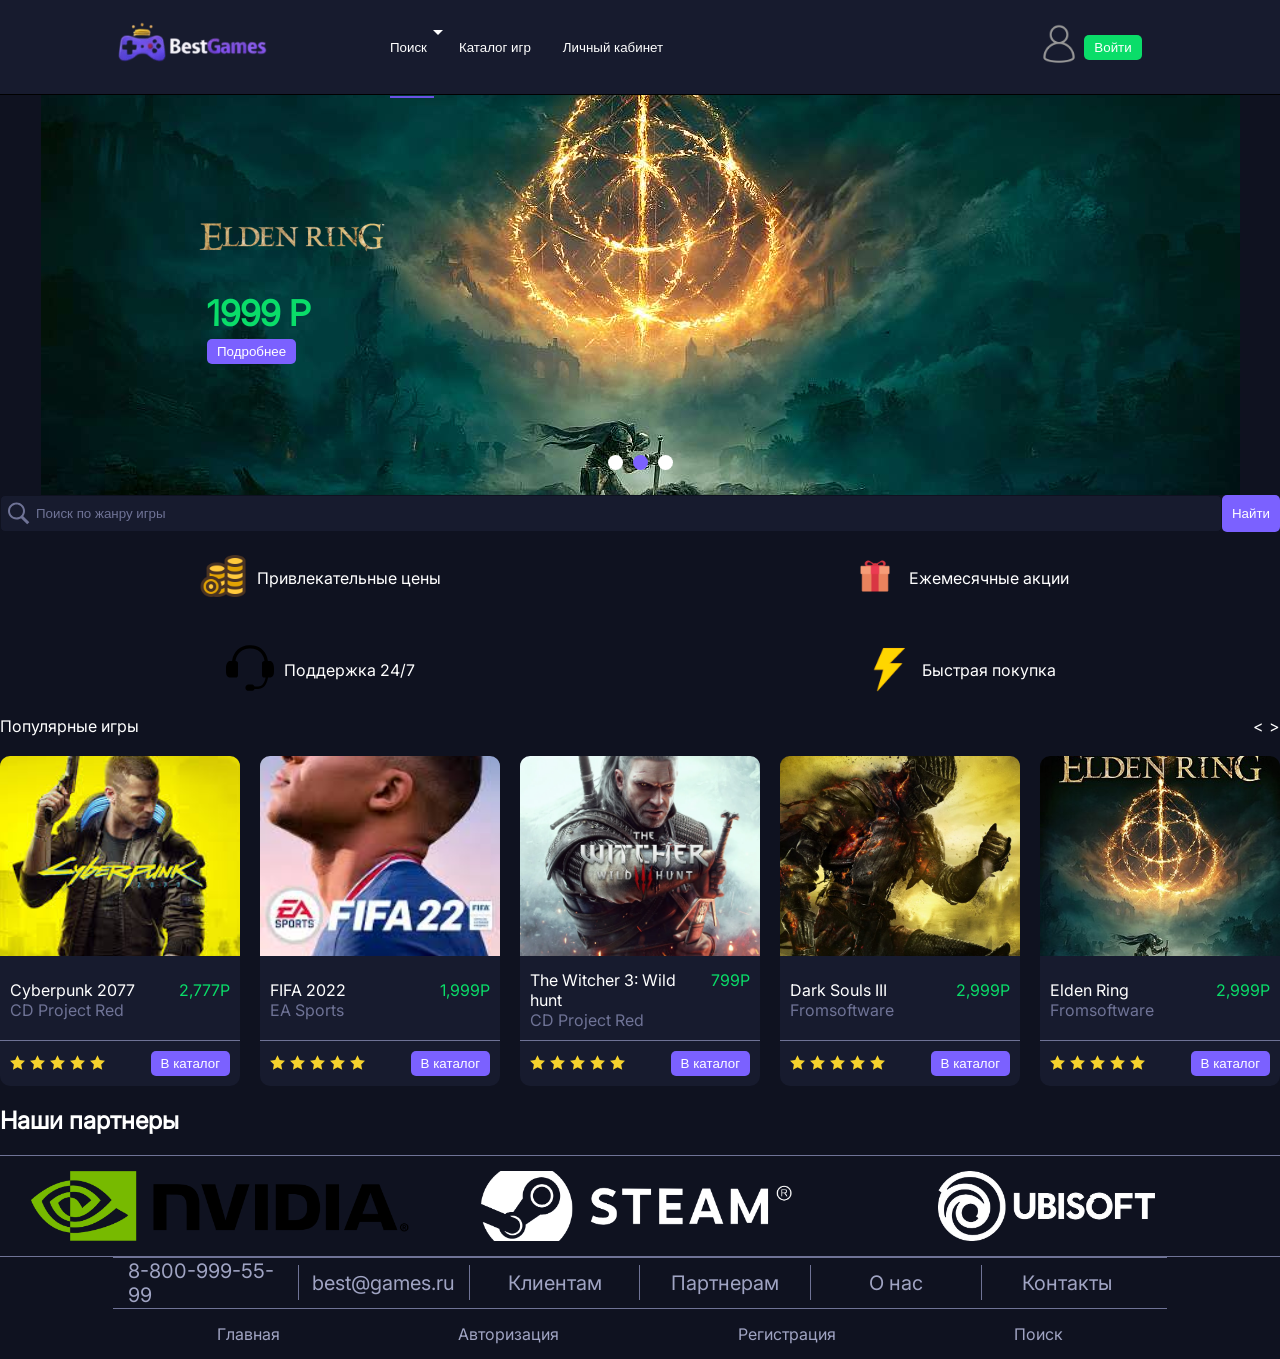
<file: index.html>
<!DOCTYPE html>
<html lang="en">
<head>
    <meta charset="UTF-8">
    <meta name="viewport" content="width=device-width, initial-scale=1.0">
    <link rel="stylesheet" href="/css/index.css">
    <link rel="stylesheet" href="/css/general.css">
    <title>BestGames - Главная</title>
</head>
<body>
    <header>
        <div class="header-logo">
            <a href="/index.html">
                <img src="/images/BestGamesLogo.png" alt="BestGames">
            </a>
        </div>
        <nav class="header-buttons">
            <button class="href-button header-buttons_search header-buttons_active"><a href="/index.html#search">Поиск</a></button>
            <button class="href-button"><a href="/Catalog.html">Каталог&nbsp;игр</a></button>
            <button class="href-button"><a href="/profile.html">Личный&nbsp;кабинет</a></button>
        </nav>
        <div class="header-user">
            <a href="/profile.html" class="header-user_profile">
                <img src="/images/user.webp" alt="Профиль">
            </a>
            <button class="button success">Войти</button>
        </div>
        <div class="header-burger">
            <?xml version="1.0" encoding="utf-8"?><svg version="1.1" id="Layer_1" xmlns="http://www.w3.org/2000/svg" xmlns:xlink="http://www.w3.org/1999/xlink" x="0px" y="0px" width="122.879px" height="103.609px" viewBox="0 0 122.879 103.609" enable-background="new 0 0 122.879 103.609" xml:space="preserve"><g><path fill-rule="evenodd" clip-rule="evenodd" d="M10.368,0h102.144c5.703,0,10.367,4.665,10.367,10.367v0 c0,5.702-4.664,10.368-10.367,10.368H10.368C4.666,20.735,0,16.07,0,10.368v0C0,4.665,4.666,0,10.368,0L10.368,0z M10.368,82.875 h102.144c5.703,0,10.367,4.665,10.367,10.367l0,0c0,5.702-4.664,10.367-10.367,10.367H10.368C4.666,103.609,0,98.944,0,93.242l0,0 C0,87.54,4.666,82.875,10.368,82.875L10.368,82.875z M10.368,41.438h102.144c5.703,0,10.367,4.665,10.367,10.367l0,0 c0,5.702-4.664,10.368-10.367,10.368H10.368C4.666,62.173,0,57.507,0,51.805l0,0C0,46.103,4.666,41.438,10.368,41.438 L10.368,41.438z"/></g></svg>
        </div>
        </header>
    <div class="main">
        <div class="content">
            <div class="container">
                <div class="slider">
                    <div class="slider-game">
                        <div class="slider-game_name"></div>
                        <div class="slider-game_price">
                            1999&nbsp;P
                        </div>
                        <div class="slider-game_more">
                            <button class="button catalog-button">Подробнее</button>
                        </div>
                    </div>
                    <div class="slider-buttons">
                        <div class="slider-buttons_dot"></div>
                        <div class="slider-buttons_dot-active"></div>
                        <div class="slider-buttons_dot"></div>
                    </div>
                </div>
            </div>
            <div id="search" class="container search">
                <div class="search-wrap">
                    <div class="search-lens">
                        <img src="/images/search.svg" alt="">
                    </div>
                    <div class="search-input">
                        <input 
                            class="input" 
                            placeholder="Поиск по жанру игры" 
                            type="text"
                        />
                    </div>
                </div>
                <div class="search-button">
                        <button class="button search-button_button">Найти</button>
                </div>
            </div>
            <div class="container advantages">
                <div class="advantages-item">
                    <div class="advantages-item_image">
                        <img src="/images/coins.png">
                    </div>
                    <div class="advantages-item_text">Привлекательные цены</div>
                </div>
                <div class="advantages-item">
                    <div class="advantages-item_image">
                        <img src="/images/gift.png">
                    </div>
                    <div class="advantages-item_text">Ежемесячные акции</div>
                </div>
                <div class="advantages-item">
                    <div class="advantages-item_image">
                        <img src="/images/headphones.svg">
                    </div>
                    <div class="advantages-item_text">Поддержка 24/7</div>
                </div>
                <div class="advantages-item">
                    <div class="advantages-item_image">
                        <img src="/images/lightning.png">
                    </div>
                    <div class="advantages-item_text">Быстрая покупка</div>
                </div>
            </div>
            <div class="container popular-games">
                <div class="popular-games_head">
                    <div class="popular-games_head-title">Популярные игры</div>
                    <div class="popular-games_head-buttons">
                        <div><</div>
                        <div>></div>
                    </div>
                </div>
                <div class="popular-games_games">
                    <div class="popular-games_games-item">
                        <div class="popular-games_games-item_volume">
                            <img src="/images/cyberpunk.jpg" alt="Cyberpunk">
                        </div>
                        <div class="popular-games_games-item_content">
                            <div class="popular-games_games-item_content-info">
                                <div>Cyberpunk 2077</div>
                                <div class="popular-games_games-item_content-info_price">
                                    <span>2,777</span>
                                    <span>Р</span>
                                </div>
                            </div>
                            <div class="popular-games_games-item_content-studio">
                                <span>CD Project Red</span>
                            </div>
                        </div>
                        <div class="popular-games_games-item_content-rating">
                            <div class="popular-games_games-item_content-rating_rating">
                                <div class="popular-games_games-item_content-rating_rating-star">
                                    <img src="/images/star.svg" alt="">
                                </div>
                                <div class="popular-games_games-item_content-rating_rating-star">
                                    <img src="/images/star.svg" alt="">
                                </div>
                                <div class="popular-games_games-item_content-rating_rating-star">
                                    <img src="/images/star.svg" alt="">
                                </div>
                                <div class="popular-games_games-item_content-rating_rating-star">
                                    <img src="/images/star.svg" alt="">
                                </div>
                                <div class="popular-games_games-item_content-rating_rating-star">
                                    <img src="/images/star.svg" alt="">
                                </div>
                            </div>
                            <div class="popular-games_games-item_content-rating_button">
                                <button class="button catalog-button">В каталог</button>
                            </div>
                        </div>
                    </div>
                    <div class="popular-games_games-item">
                        <div class="popular-games_games-item_volume">
                            <img src="/images/fifa.jpg" alt="FIFA">
                        </div>
                        <div class="popular-games_games-item_content">
                            <div class="popular-games_games-item_content-info">
                                <div>FIFA 2022</div>
                                <div class="popular-games_games-item_content-info_price">
                                    <span>1,999</span>
                                    <span>Р</span>
                                </div>
                            </div>
                            <div class="popular-games_games-item_content-studio">
                                <span>EA Sports</span>
                            </div>
                        </div>
                        <div class="popular-games_games-item_content-rating">
                            <div class="popular-games_games-item_content-rating_rating">
                                <div class="popular-games_games-item_content-rating_rating-star">
                                    <img src="/images/star.svg" alt="">
                                </div>
                                <div class="popular-games_games-item_content-rating_rating-star">
                                    <img src="/images/star.svg" alt="">
                                </div>
                                <div class="popular-games_games-item_content-rating_rating-star">
                                    <img src="/images/star.svg" alt="">
                                </div>
                                <div class="popular-games_games-item_content-rating_rating-star">
                                    <img src="/images/star.svg" alt="">
                                </div>
                                <div class="popular-games_games-item_content-rating_rating-star">
                                    <img src="/images/star.svg" alt="">
                                </div>
                            </div>
                            <div class="popular-games_games-item_content-rating_button">
                                <button class="button catalog-button">В каталог</button>
                            </div>
                        </div>
                    </div>
                    <div class="popular-games_games-item">
                        <div class="popular-games_games-item_volume">
                            <img src="/images/TheWitcher3.webp" alt="TheWitcher3">
                        </div>
                        <div class="popular-games_games-item_content">
                            <div class="popular-games_games-item_content-info">
                                <div>The Witcher 3: Wild hunt</div>
                                <div class="popular-games_games-item_content-info_price">
                                    <span>799</span>
                                    <span>Р</span>
                                </div>
                            </div>
                            <div class="popular-games_games-item_content-studio">
                                <span>CD Project Red</span>
                            </div>
                        </div>
                        <div class="popular-games_games-item_content-rating">
                            <div class="popular-games_games-item_content-rating_rating">
                                <div class="popular-games_games-item_content-rating_rating-star">
                                    <img src="/images/star.svg" alt="">
                                </div>
                                <div class="popular-games_games-item_content-rating_rating-star">
                                    <img src="/images/star.svg" alt="">
                                </div>
                                <div class="popular-games_games-item_content-rating_rating-star">
                                    <img src="/images/star.svg" alt="">
                                </div>
                                <div class="popular-games_games-item_content-rating_rating-star">
                                    <img src="/images/star.svg" alt="">
                                </div>
                                <div class="popular-games_games-item_content-rating_rating-star">
                                    <img src="/images/star.svg" alt="">
                                </div>
                            </div>
                            <div class="popular-games_games-item_content-rating_button">
                                <button class="button catalog-button">В каталог</button>
                            </div>
                        </div>
                    </div>
                    <div class="popular-games_games-item">
                        <div class="popular-games_games-item_volume">
                            <img src="/images/DarkSouls3.jpg" alt="DarkSouls3">
                        </div>
                        <div class="popular-games_games-item_content">
                            <div class="popular-games_games-item_content-info">
                                <div>Dark Souls III</div>
                                <div class="popular-games_games-item_content-info_price">
                                    <span>2,999</span>
                                    <span>Р</span>
                                </div>
                            </div>
                            <div class="popular-games_games-item_content-studio">
                                <span>Fromsoftware</span>
                            </div>
                        </div>
                        <div class="popular-games_games-item_content-rating">
                            <div class="popular-games_games-item_content-rating_rating">
                                <div class="popular-games_games-item_content-rating_rating-star">
                                    <img src="/images/star.svg" alt="">
                                </div>
                                <div class="popular-games_games-item_content-rating_rating-star">
                                    <img src="/images/star.svg" alt="">
                                </div>
                                <div class="popular-games_games-item_content-rating_rating-star">
                                    <img src="/images/star.svg" alt="">
                                </div>
                                <div class="popular-games_games-item_content-rating_rating-star">
                                    <img src="/images/star.svg" alt="">
                                </div>
                                <div class="popular-games_games-item_content-rating_rating-star">
                                    <img src="/images/star.svg" alt="">
                                </div>
                            </div>
                            <div class="popular-games_games-item_content-rating_button">
                                <button class="button catalog-button">В каталог</button>
                            </div>
                        </div>
                    </div>
                    <div class="popular-games_games-item">
                        <div class="popular-games_games-item_volume">
                            <img src="/images/EldenRing.jpg" alt="EldenRing">
                        </div>
                        <div class="popular-games_games-item_content">
                            <div class="popular-games_games-item_content-info">
                                <div>Elden Ring</div>
                                <div class="popular-games_games-item_content-info_price">
                                    <span>2,999</span>
                                    <span>Р</span>
                                </div>
                            </div>
                            <div class="popular-games_games-item_content-studio">
                                <span>Fromsoftware</span>
                            </div>
                        </div>
                        <div class="popular-games_games-item_content-rating">
                            <div class="popular-games_games-item_content-rating_rating">
                                <div class="popular-games_games-item_content-rating_rating-star">
                                    <img src="/images/star.svg" alt="">
                                </div>
                                <div class="popular-games_games-item_content-rating_rating-star">
                                    <img src="/images/star.svg" alt="">
                                </div>
                                <div class="popular-games_games-item_content-rating_rating-star">
                                    <img src="/images/star.svg" alt="">
                                </div>
                                <div class="popular-games_games-item_content-rating_rating-star">
                                    <img src="/images/star.svg" alt="">
                                </div>
                                <div class="popular-games_games-item_content-rating_rating-star">
                                    <img src="/images/star.svg" alt="">
                                </div>
                            </div>
                            <div class="popular-games_games-item_content-rating_button">
                                <button class="button catalog-button">В каталог</button>
                            </div>
                        </div>
                    </div>
                </div>
            </div>
            <div class="container">
                <h2>Наши партнеры</h2>
                <div class="partners">
                    <div class="partners-partner nvidia"></div>
                    <div class="partners-partner steam"></div>
                    <div class="partners-partner ubisoft"></div>
                </div>
            </div>
        </div>
    </div>
    <footer>
        <div class="footer-top">
            <div>8-800-999-55-99</div>
            <div>best@games.ru</div>
            <div>Клиентам</div>
            <div>Партнерам</div>
            <div>О нас</div>
            <div>Контакты</div>
        </div>
        <div class="footer-bottom">
            <div><a href="/index.html">Главная</a></div>
            <div><a href="/login.html">Авторизация</a></div>
            <div><a href="/register.html">Регистрация</a></div>
            <div><a href="/index.html#search">Поиск</a></div>
        </div>
    </footer>
</body>
</html>
</file>
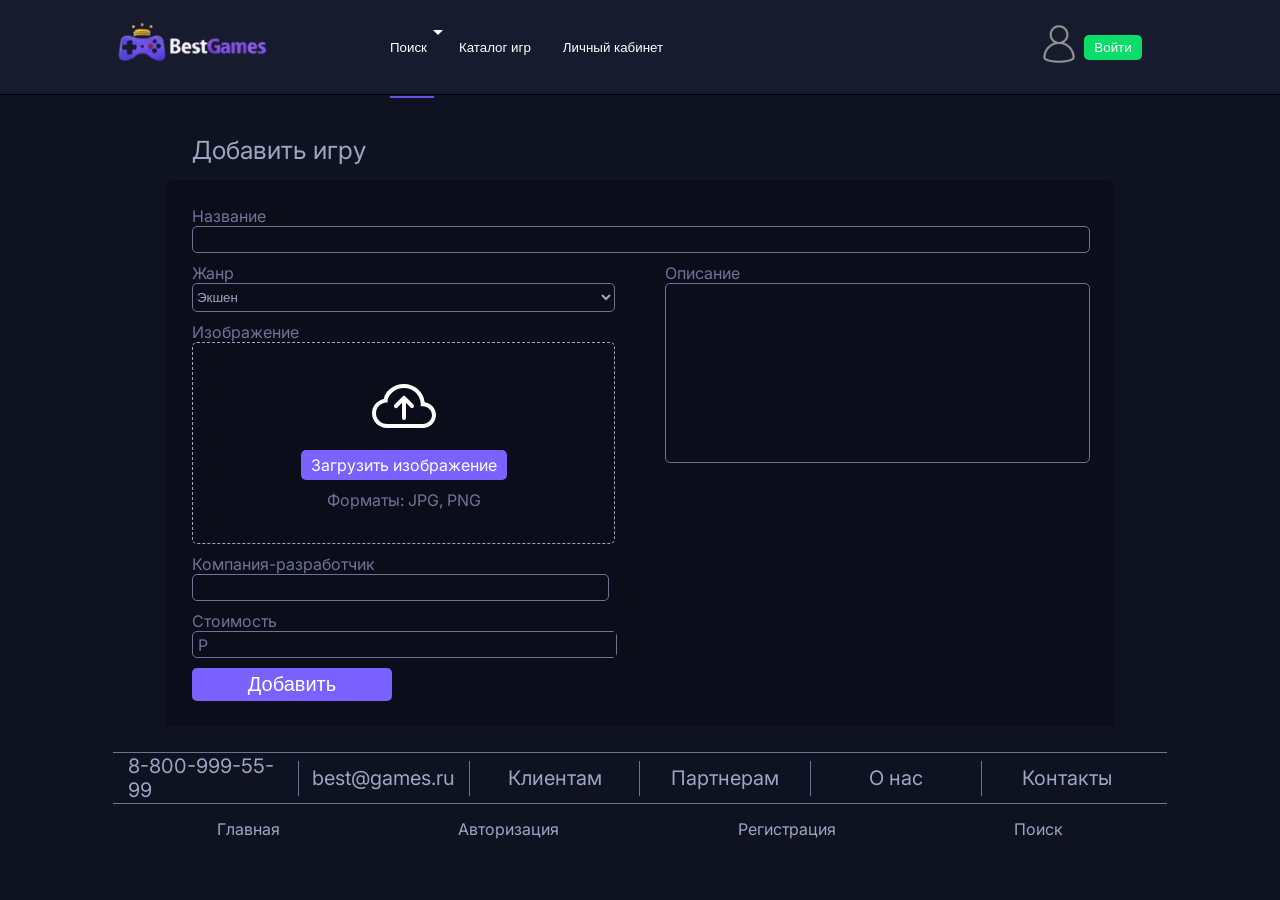
<file: admin-panel.html>
<!DOCTYPE html>
<html lang="en">
<head>
    <meta charset="UTF-8">
    <meta name="viewport" content="width=device-width, initial-scale=1.0">
    <link rel="stylesheet" href="/css/general.css">
    <link rel="stylesheet" href="/css/admin-panel.css">
    <title>BestGames - Добавление игры</title>
</head>
<body>
    <header>
        <div class="header-logo">
            <a href="/index.html">
                <img src="/images/BestGamesLogo.png" alt="BestGames">
            </a>
        </div>
        <nav class="header-buttons">
            <button class="href-button header-buttons_search header-buttons_active"><a href="/index.html#search">Поиск</a></button>
            <button class="href-button"><a href="/catalog.html">Каталог&nbsp;игр</a></button>
            <button class="href-button"><a href="/personal.html">Личный&nbsp;кабинет</a></button>
        </nav>
        <div class="header-user">
            <a href="/personal.html" class="header-user_profile">
                <img src="/images/user.webp" alt="Профиль">
            </a>
            <button class="button success">Войти</button>
        </div>
    </header>
    <div class="main">
        <div class="content">
           <div class="form-label">
                <span>Добавить игру</span>
            </div>
           <form class="form">
                <div class="form-top">
                    <div class="form-field">
                        <span>Название</span>
                        <input type="text" class="input" placeholder="">
                    </div>
                </div>
                <div class="form-bottom">
                    <div class="form-left">
                        <div class="form-field">
                            <span>Жанр</span>
                            <select class="input">
                                <option>Экшен</option>
                                <option>РПГ</option>
                                <option>Шутер</option>
                                <option>Приключения</option>
                                <option>Стратегии</option>
                                <option>Хоррор</option>
                                <option>Гонки</option>
                                <option>Спорт</option>
                            </select>
                        </div>
                        <div class="form-field">
                            <span>Изображение</span>
                            <div class="input-image">
                                <svg class="input-image_image" xmlns="http://www.w3.org/2000/svg" width="16" height="16" fill="currentColor" class="bi bi-cloud-arrow-up" viewBox="0 0 16 16">
  <path fill-rule="evenodd" d="M7.646 5.146a.5.5 0 0 1 .708 0l2 2a.5.5 0 0 1-.708.708L8.5 6.707V10.5a.5.5 0 0 1-1 0V6.707L6.354 7.854a.5.5 0 1 1-.708-.708z"/>
  <path d="M4.406 3.342A5.53 5.53 0 0 1 8 2c2.69 0 4.923 2 5.166 4.579C14.758 6.804 16 8.137 16 9.773 16 11.569 14.502 13 12.687 13H3.781C1.708 13 0 11.366 0 9.318c0-1.763 1.266-3.223 2.942-3.593.143-.863.698-1.723 1.464-2.383m.653.757c-.757.653-1.153 1.44-1.153 2.056v.448l-.445.049C2.064 6.805 1 7.952 1 9.318 1 10.785 2.23 12 3.781 12h8.906C13.98 12 15 10.988 15 9.773c0-1.216-1.02-2.228-2.313-2.228h-.5v-.5C12.188 4.825 10.328 3 8 3a4.53 4.53 0 0 0-2.941 1.1z"/>
</svg>
                                <input id="file-upload" type="file" accept="image/*">
                                <label for="file-upload">Загрузить изображение</label>
                                <span>Форматы: JPG, PNG</span>
                            </div>
                        </div>
                        <div class="form-field company">
                            <span>Компания-разработчик</span>
                            <input type="text" class="input" placeholder="">
                        </div>
                        <div class="cost">
                            <span>Стоимость</span>
                            <div class="input-money">
                                <span>Р</span>
                                <input type="text" class="input" placeholder="">
                            </div>
                        </div>
                    </div>
                    <div class="form-right">
                        <div class="form-field description">
                            <span>Описание</span>
                            <input type="text" class="input" placeholder="">
                        </div>
                    </div>
                </div>
                <div class="form-buttons">
                    <button class="button primary-button">Добавить</button>
                </div>
           </form>
        </div>
    </div>
    <footer>
        <div class="footer-top">
            <div>8-800-999-55-99</div>
            <div>best@games.ru</div>
            <div>Клиентам</div>
            <div>Партнерам</div>
            <div>О нас</div>
            <div>Контакты</div>
        </div>
        <div class="footer-bottom">
            <div><a href="/index.html">Главная</a></div>
            <div><a href="/authorization.html">Авторизация</a></div>
            <div><a href="/registration.html">Регистрация</a></div>
            <div><a href="/index.html#search">Поиск</a></div>
        </div>
    </footer>
</body>
</html>
</file>
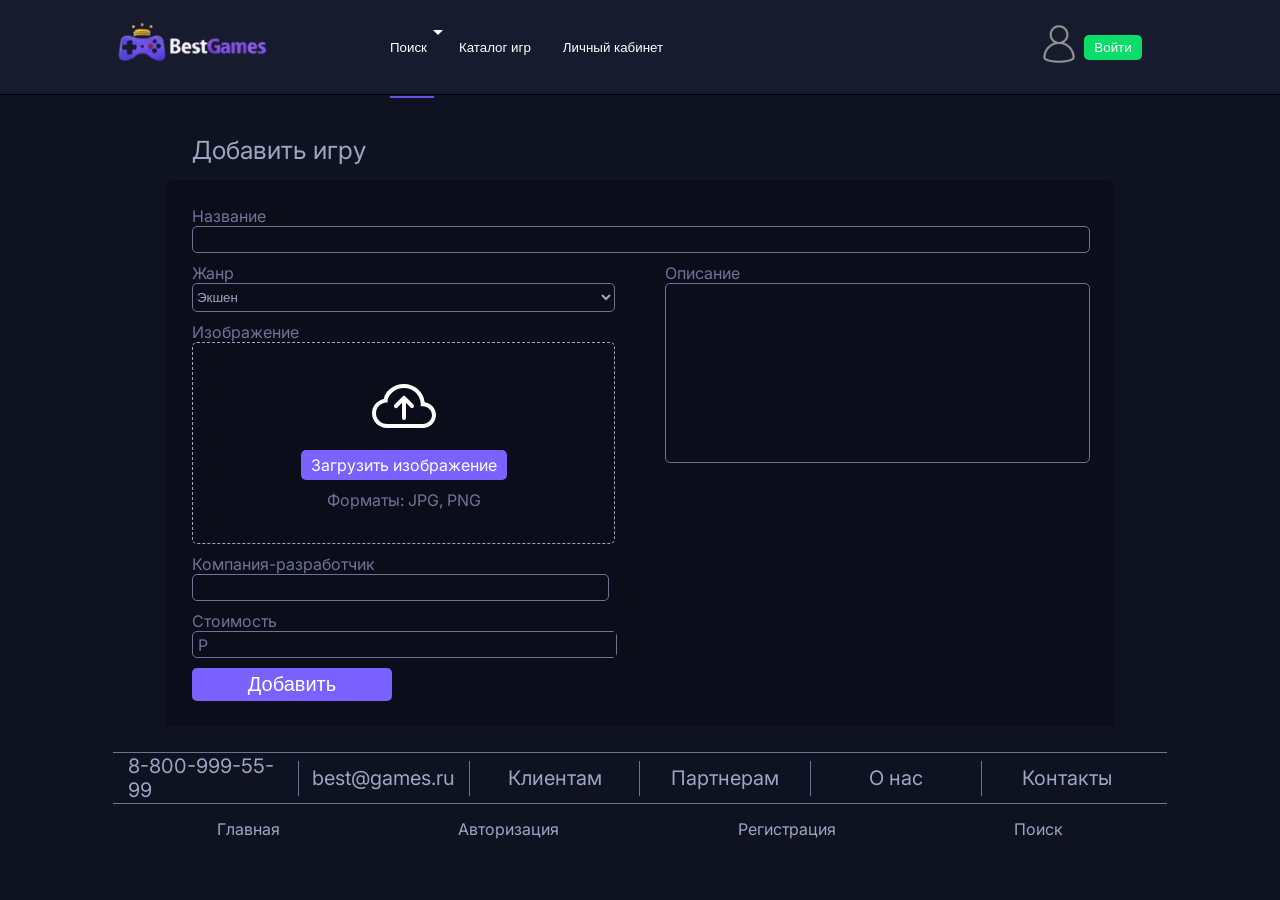
<file: admin.html>
<!DOCTYPE html>
<html lang="en">
<head>
    <meta charset="UTF-8">
    <meta name="viewport" content="width=device-width, initial-scale=1.0">
    <link rel="stylesheet" href="/css/general.css">
    <link rel="stylesheet" href="/css/admin-panel.css">
    <title>BestGames - Добавление игры</title>
</head>
<body>
    <header>
        <div class="header-logo">
            <a href="/index.html">
                <img src="/images/BestGamesLogo.png" alt="BestGames">
            </a>
        </div>
        <nav class="header-buttons">
            <button class="href-button header-buttons_search header-buttons_active"><a href="/index.html#search">Поиск</a></button>
            <button class="href-button"><a href="/Catalog.html">Каталог&nbsp;игр</a></button>
            <button class="href-button"><a href="/profile.html">Личный&nbsp;кабинет</a></button>
        </nav>
        <div class="header-user">
            <a href="/profile.html" class="header-user_profile">
                <img src="/images/user.webp" alt="Профиль">
            </a>
            <button class="button success">Войти</button>
        </div>
        <div class="header-burger">
            <?xml version="1.0" encoding="utf-8"?><svg version="1.1" id="Layer_1" xmlns="http://www.w3.org/2000/svg" xmlns:xlink="http://www.w3.org/1999/xlink" x="0px" y="0px" width="122.879px" height="103.609px" viewBox="0 0 122.879 103.609" enable-background="new 0 0 122.879 103.609" xml:space="preserve"><g><path fill-rule="evenodd" clip-rule="evenodd" d="M10.368,0h102.144c5.703,0,10.367,4.665,10.367,10.367v0 c0,5.702-4.664,10.368-10.367,10.368H10.368C4.666,20.735,0,16.07,0,10.368v0C0,4.665,4.666,0,10.368,0L10.368,0z M10.368,82.875 h102.144c5.703,0,10.367,4.665,10.367,10.367l0,0c0,5.702-4.664,10.367-10.367,10.367H10.368C4.666,103.609,0,98.944,0,93.242l0,0 C0,87.54,4.666,82.875,10.368,82.875L10.368,82.875z M10.368,41.438h102.144c5.703,0,10.367,4.665,10.367,10.367l0,0 c0,5.702-4.664,10.368-10.367,10.368H10.368C4.666,62.173,0,57.507,0,51.805l0,0C0,46.103,4.666,41.438,10.368,41.438 L10.368,41.438z"/></g></svg>
        </div>
        </header>

    <div class="main">
        <div class="content">
           <div class="form-label">
                <span>Добавить игру</span>
            </div>
           <form class="form">
                <div class="form-top">
                    <div class="form-field">
                        <span>Название</span>
                        <input type="text" class="input" placeholder="">
                    </div>
                </div>
                <div class="form-bottom">
                    <div class="form-left">
                        <div class="form-field">
                            <span>Жанр</span>
                            <select class="input">
                                <option>Экшен</option>
                                <option>РПГ</option>
                                <option>Шутер</option>
                                <option>Приключения</option>
                                <option>Стратегии</option>
                                <option>Хоррор</option>
                                <option>Гонки</option>
                                <option>Спорт</option>
                            </select>
                        </div>
                        <div class="form-field">
                            <span>Изображение</span>
                            <div class="input-image">
                                <svg class="input-image_image" xmlns="http://www.w3.org/2000/svg" width="16" height="16" fill="currentColor" class="bi bi-cloud-arrow-up" viewBox="0 0 16 16">
  <path fill-rule="evenodd" d="M7.646 5.146a.5.5 0 0 1 .708 0l2 2a.5.5 0 0 1-.708.708L8.5 6.707V10.5a.5.5 0 0 1-1 0V6.707L6.354 7.854a.5.5 0 1 1-.708-.708z"/>
  <path d="M4.406 3.342A5.53 5.53 0 0 1 8 2c2.69 0 4.923 2 5.166 4.579C14.758 6.804 16 8.137 16 9.773 16 11.569 14.502 13 12.687 13H3.781C1.708 13 0 11.366 0 9.318c0-1.763 1.266-3.223 2.942-3.593.143-.863.698-1.723 1.464-2.383m.653.757c-.757.653-1.153 1.44-1.153 2.056v.448l-.445.049C2.064 6.805 1 7.952 1 9.318 1 10.785 2.23 12 3.781 12h8.906C13.98 12 15 10.988 15 9.773c0-1.216-1.02-2.228-2.313-2.228h-.5v-.5C12.188 4.825 10.328 3 8 3a4.53 4.53 0 0 0-2.941 1.1z"/>
</svg>
                                <input id="file-upload" type="file" accept="image/*">
                                <label for="file-upload">Загрузить изображение</label>
                                <span>Форматы: JPG, PNG</span>
                            </div>
                        </div>
                        <div class="form-field company">
                            <span>Компания-разработчик</span>
                            <input type="text" class="input" placeholder="">
                        </div>
                        <div class="cost">
                            <span>Стоимость</span>
                            <div class="input-money">
                                <span>Р</span>
                                <input type="text" class="input" placeholder="">
                            </div>
                        </div>
                    </div>
                    <div class="form-right">
                        <div class="form-field description">
                            <span>Описание</span>
                            <input type="text" class="input" placeholder="">
                        </div>
                    </div>
                </div>
                <div class="form-buttons">
                    <button class="button primary-button">Добавить</button>
                </div>
           </form>
        </div>
    </div>
    <footer>
        <div class="footer-top">
            <div>8-800-999-55-99</div>
            <div>best@games.ru</div>
            <div>Клиентам</div>
            <div>Партнерам</div>
            <div>О нас</div>
            <div>Контакты</div>
        </div>
        <div class="footer-bottom">
            <div><a href="/index.html">Главная</a></div>
            <div><a href="/login.html">Авторизация</a></div>
            <div><a href="/register.html">Регистрация</a></div>
            <div><a href="/index.html#search">Поиск</a></div>
        </div>
    </footer>
</body>
</html>
</file>
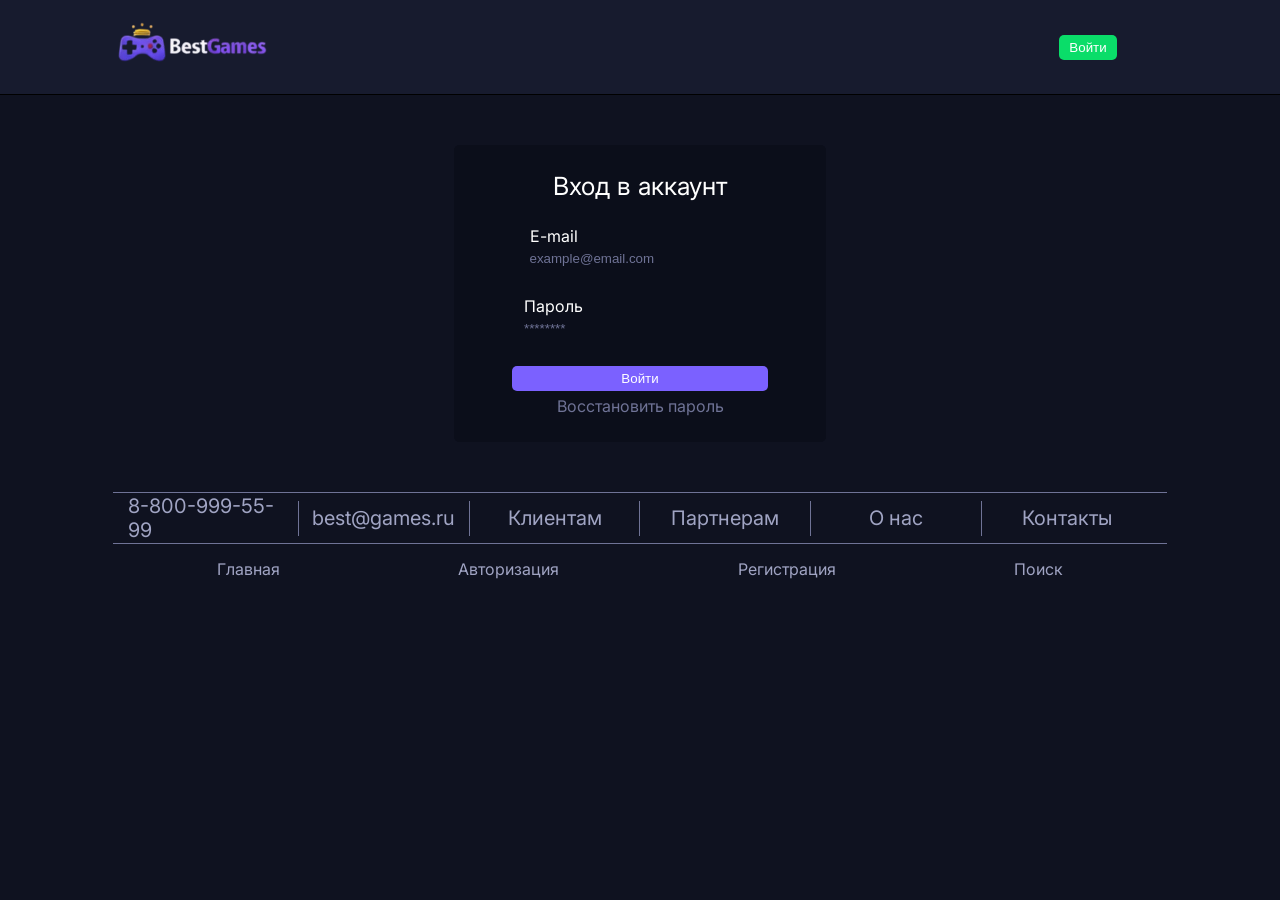
<file: authorization.html>
<!DOCTYPE html>
<html lang="en">
<head>
    <meta charset="UTF-8">
    <meta name="viewport" content="width=device-width, initial-scale=1.0">
    <link rel="stylesheet" href="/css/general.css">
    <link rel="stylesheet" href="/css/authorization.css">
    <title>BestGames - Вход в аккаунт</title>
</head>
<body>
    <header>
        <div class="header-logo">
            <a href="/index.html">
                <img src="/images/BestGamesLogo.png" alt="BestGames">
            </a>
        </div>
        <div class="header-user">
            <button class="button success">Войти</button>
        </div>
    </header>
    <div class="main">
        <div class="content">
            <div class="authorization">
                <form class="form">
                    <div class="form-label">
                        Вход в аккаунт
                    </div>
                    <div class="form-email">
                        <span>E-mail</span>
                        <input type="text" class="input" placeholder="example@email.com">
                    </div>
                    <div class="form-password">
                        <span>Пароль</span>
                        <input type="password" class="input" placeholder="********">
                    </div>
                    <div class="form-buttons">
                        <button class="button primary-button">Войти</button>
                        <a>Восстановить пароль</a>
                    </div>
                </form>
            </div>
        </div>
    </div>
    <footer>
        <div class="footer-top">
            <div>8-800-999-55-99</div>
            <div>best@games.ru</div>
            <div>Клиентам</div>
            <div>Партнерам</div>
            <div>О нас</div>
            <div>Контакты</div>
        </div>
        <div class="footer-bottom">
            <div><a href="/index.html">Главная</a></div>
            <div><a href="/authorization.html">Авторизация</a></div>
            <div><a href="/registration.html">Регистрация</a></div>
            <div><a href="/index.html#search">Поиск</a></div>
        </div>
    </footer>
</body>
</html>
</file>
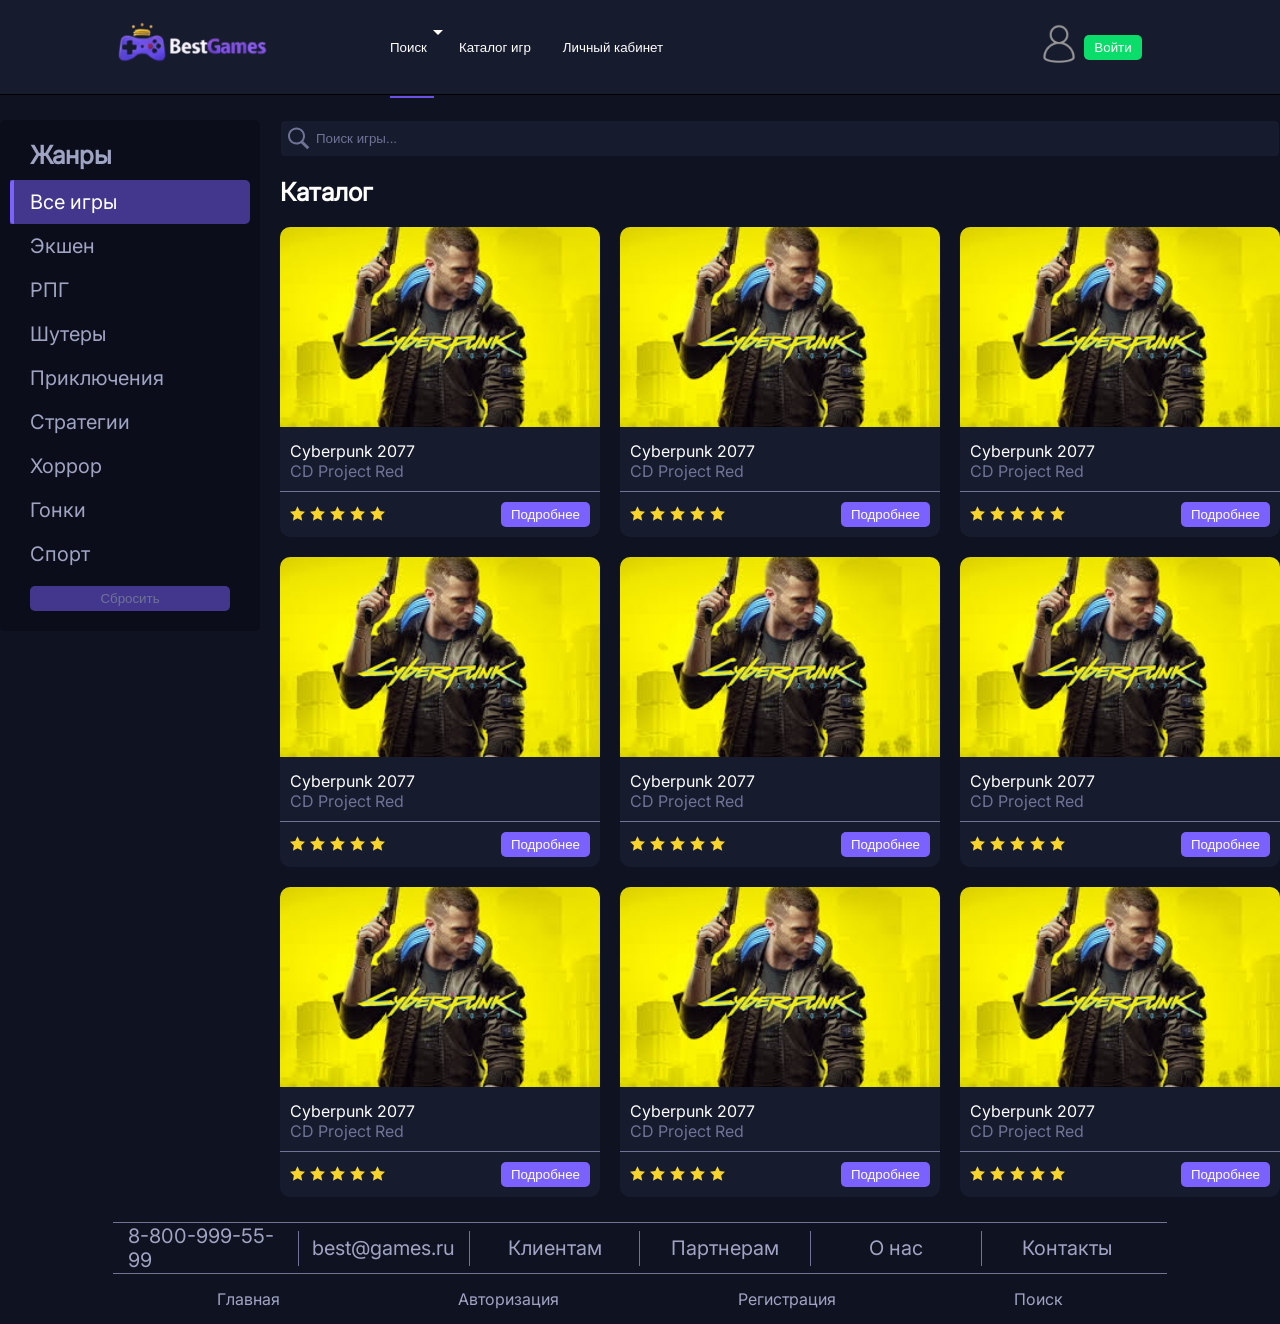
<file: catalog.html>
<!DOCTYPE html>
<html lang="en">
<head>
    <meta charset="UTF-8">
    <meta name="viewport" content="width=device-width, initial-scale=1.0">
    <link rel="stylesheet" href="/css/general.css">
    <link rel="stylesheet" href="/css/index.css">
    <link rel="stylesheet" href="/css/catalog.css">
    <title>BestGames - Каталог</title>
</head>
<body>
    <header>
        <div class="header-logo">
            <a href="/index.html">
                <img src="/images/BestGamesLogo.png" alt="BestGames">
            </a>
        </div>
        <nav class="header-buttons">
            <button class="href-button header-buttons_search header-buttons_active"><a href="/index.html#search">Поиск</a></button>
            <button class="href-button"><a href="/catalog.html">Каталог&nbsp;игр</a></button>
            <button class="href-button"><a href="/personal.html">Личный&nbsp;кабинет</a></button>
        </nav>
        <div class="header-user">
            <a href="/personal.html" class="header-user_profile">
                <img src="/images/user.webp" alt="Профиль">
            </a>
            <button class="button success">Войти</button>
        </div>
    </header>
    <div class="main">
        <div class="content">
           <div class="filters">
                <span>Жанры</span>
                <ul>
                    <li class="active-filter">Все игры</li>
                    <li>Экшен</li>
                    <li>РПГ</li>
                    <li>Шутеры</li>
                    <li>Приключения</li>
                    <li>Стратегии</li>
                    <li>Хоррор</li>
                    <li>Гонки</li>
                    <li>Спорт</li>
                </ul>
                <button class="button primary-button">Сбросить</button>
           </div>
           <div class="catalog">
                <div class="catalog-search">
                    <div class="search">
                        <div class="search-wrap">
                            <div class="search-lens">
                                <img src="/images/search.svg" alt="">
                            </div>
                            <div class="search-input">
                                <input 
                                    class="input" 
                                    placeholder="Поиск игры..." 
                                    type="text"
                                />
                            </div>
                        </div>
                    </div>
                </div>
                <div class="catalog-catalog">
                    <span class="catalog-catalog_title">Каталог</span>
                    <div class="catalog-catalog_cards">
                        <div class="catalog-catalog_cards-item">
                            <div class="popular-games_games-item_volume">
                            <img src="/images/cyberpunk.jpg" alt="Cyberpunk">
                        </div>
                        <div class="popular-games_games-item_content">
                            <div class="popular-games_games-item_content-info">
                                <div>Cyberpunk 2077</div>
                                
                            </div>
                            <div class="popular-games_games-item_content-studio">
                                <span>CD Project Red</span>
                            </div>
                        </div>
                        <div class="popular-games_games-item_content-rating">
                            <div class="popular-games_games-item_content-rating_rating">
                                <div class="popular-games_games-item_content-rating_rating-star">
                                    <img src="/images/star.svg" alt="">
                                </div>
                                <div class="popular-games_games-item_content-rating_rating-star">
                                    <img src="/images/star.svg" alt="">
                                </div>
                                <div class="popular-games_games-item_content-rating_rating-star">
                                    <img src="/images/star.svg" alt="">
                                </div>
                                <div class="popular-games_games-item_content-rating_rating-star">
                                    <img src="/images/star.svg" alt="">
                                </div>
                                <div class="popular-games_games-item_content-rating_rating-star">
                                    <img src="/images/star.svg" alt="">
                                </div>
                            </div>
                            <div class="popular-games_games-item_content-rating_button">
                                <button class="button primary-button">Подробнее</button>
                            </div>
                        </div>
                        </div>
                        <div class="catalog-catalog_cards-item">
                            <div class="popular-games_games-item_volume">
                            <img src="/images/cyberpunk.jpg" alt="Cyberpunk">
                        </div>
                        <div class="popular-games_games-item_content">
                            <div class="popular-games_games-item_content-info">
                                <div>Cyberpunk 2077</div>
                                
                            </div>
                            <div class="popular-games_games-item_content-studio">
                                <span>CD Project Red</span>
                            </div>
                        </div>
                        <div class="popular-games_games-item_content-rating">
                            <div class="popular-games_games-item_content-rating_rating">
                                <div class="popular-games_games-item_content-rating_rating-star">
                                    <img src="/images/star.svg" alt="">
                                </div>
                                <div class="popular-games_games-item_content-rating_rating-star">
                                    <img src="/images/star.svg" alt="">
                                </div>
                                <div class="popular-games_games-item_content-rating_rating-star">
                                    <img src="/images/star.svg" alt="">
                                </div>
                                <div class="popular-games_games-item_content-rating_rating-star">
                                    <img src="/images/star.svg" alt="">
                                </div>
                                <div class="popular-games_games-item_content-rating_rating-star">
                                    <img src="/images/star.svg" alt="">
                                </div>
                            </div>
                            <div class="popular-games_games-item_content-rating_button">
                                <button class="button primary-button">Подробнее</button>
                            </div>
                        </div>
                        </div>
                        <div class="catalog-catalog_cards-item">
                            <div class="popular-games_games-item_volume">
                            <img src="/images/cyberpunk.jpg" alt="Cyberpunk">
                        </div>
                        <div class="popular-games_games-item_content">
                            <div class="popular-games_games-item_content-info">
                                <div>Cyberpunk 2077</div>
                                
                            </div>
                            <div class="popular-games_games-item_content-studio">
                                <span>CD Project Red</span>
                            </div>
                        </div>
                        <div class="popular-games_games-item_content-rating">
                            <div class="popular-games_games-item_content-rating_rating">
                                <div class="popular-games_games-item_content-rating_rating-star">
                                    <img src="/images/star.svg" alt="">
                                </div>
                                <div class="popular-games_games-item_content-rating_rating-star">
                                    <img src="/images/star.svg" alt="">
                                </div>
                                <div class="popular-games_games-item_content-rating_rating-star">
                                    <img src="/images/star.svg" alt="">
                                </div>
                                <div class="popular-games_games-item_content-rating_rating-star">
                                    <img src="/images/star.svg" alt="">
                                </div>
                                <div class="popular-games_games-item_content-rating_rating-star">
                                    <img src="/images/star.svg" alt="">
                                </div>
                            </div>
                            <div class="popular-games_games-item_content-rating_button">
                                <button class="button primary-button">Подробнее</button>
                            </div>
                        </div>
                        </div>
                        <div class="catalog-catalog_cards-item">
                            <div class="popular-games_games-item_volume">
                            <img src="/images/cyberpunk.jpg" alt="Cyberpunk">
                        </div>
                        <div class="popular-games_games-item_content">
                            <div class="popular-games_games-item_content-info">
                                <div>Cyberpunk 2077</div>
                                
                            </div>
                            <div class="popular-games_games-item_content-studio">
                                <span>CD Project Red</span>
                            </div>
                        </div>
                        <div class="popular-games_games-item_content-rating">
                            <div class="popular-games_games-item_content-rating_rating">
                                <div class="popular-games_games-item_content-rating_rating-star">
                                    <img src="/images/star.svg" alt="">
                                </div>
                                <div class="popular-games_games-item_content-rating_rating-star">
                                    <img src="/images/star.svg" alt="">
                                </div>
                                <div class="popular-games_games-item_content-rating_rating-star">
                                    <img src="/images/star.svg" alt="">
                                </div>
                                <div class="popular-games_games-item_content-rating_rating-star">
                                    <img src="/images/star.svg" alt="">
                                </div>
                                <div class="popular-games_games-item_content-rating_rating-star">
                                    <img src="/images/star.svg" alt="">
                                </div>
                            </div>
                            <div class="popular-games_games-item_content-rating_button">
                                <button class="button primary-button">Подробнее</button>
                            </div>
                        </div>
                        </div>
                        <div class="catalog-catalog_cards-item">
                            <div class="popular-games_games-item_volume">
                            <img src="/images/cyberpunk.jpg" alt="Cyberpunk">
                        </div>
                        <div class="popular-games_games-item_content">
                            <div class="popular-games_games-item_content-info">
                                <div>Cyberpunk 2077</div>
                                
                            </div>
                            <div class="popular-games_games-item_content-studio">
                                <span>CD Project Red</span>
                            </div>
                        </div>
                        <div class="popular-games_games-item_content-rating">
                            <div class="popular-games_games-item_content-rating_rating">
                                <div class="popular-games_games-item_content-rating_rating-star">
                                    <img src="/images/star.svg" alt="">
                                </div>
                                <div class="popular-games_games-item_content-rating_rating-star">
                                    <img src="/images/star.svg" alt="">
                                </div>
                                <div class="popular-games_games-item_content-rating_rating-star">
                                    <img src="/images/star.svg" alt="">
                                </div>
                                <div class="popular-games_games-item_content-rating_rating-star">
                                    <img src="/images/star.svg" alt="">
                                </div>
                                <div class="popular-games_games-item_content-rating_rating-star">
                                    <img src="/images/star.svg" alt="">
                                </div>
                            </div>
                            <div class="popular-games_games-item_content-rating_button">
                                <button class="button primary-button">Подробнее</button>
                            </div>
                        </div>
                        </div>
                        <div class="catalog-catalog_cards-item">
                            <div class="popular-games_games-item_volume">
                            <img src="/images/cyberpunk.jpg" alt="Cyberpunk">
                        </div>
                        <div class="popular-games_games-item_content">
                            <div class="popular-games_games-item_content-info">
                                <div>Cyberpunk 2077</div>
                                
                            </div>
                            <div class="popular-games_games-item_content-studio">
                                <span>CD Project Red</span>
                            </div>
                        </div>
                        <div class="popular-games_games-item_content-rating">
                            <div class="popular-games_games-item_content-rating_rating">
                                <div class="popular-games_games-item_content-rating_rating-star">
                                    <img src="/images/star.svg" alt="">
                                </div>
                                <div class="popular-games_games-item_content-rating_rating-star">
                                    <img src="/images/star.svg" alt="">
                                </div>
                                <div class="popular-games_games-item_content-rating_rating-star">
                                    <img src="/images/star.svg" alt="">
                                </div>
                                <div class="popular-games_games-item_content-rating_rating-star">
                                    <img src="/images/star.svg" alt="">
                                </div>
                                <div class="popular-games_games-item_content-rating_rating-star">
                                    <img src="/images/star.svg" alt="">
                                </div>
                            </div>
                            <div class="popular-games_games-item_content-rating_button">
                                <button class="button primary-button">Подробнее</button>
                            </div>
                        </div>
                        </div>
                        <div class="catalog-catalog_cards-item">
                            <div class="popular-games_games-item_volume">
                            <img src="/images/cyberpunk.jpg" alt="Cyberpunk">
                        </div>
                        <div class="popular-games_games-item_content">
                            <div class="popular-games_games-item_content-info">
                                <div>Cyberpunk 2077</div>
                                
                            </div>
                            <div class="popular-games_games-item_content-studio">
                                <span>CD Project Red</span>
                            </div>
                        </div>
                        <div class="popular-games_games-item_content-rating">
                            <div class="popular-games_games-item_content-rating_rating">
                                <div class="popular-games_games-item_content-rating_rating-star">
                                    <img src="/images/star.svg" alt="">
                                </div>
                                <div class="popular-games_games-item_content-rating_rating-star">
                                    <img src="/images/star.svg" alt="">
                                </div>
                                <div class="popular-games_games-item_content-rating_rating-star">
                                    <img src="/images/star.svg" alt="">
                                </div>
                                <div class="popular-games_games-item_content-rating_rating-star">
                                    <img src="/images/star.svg" alt="">
                                </div>
                                <div class="popular-games_games-item_content-rating_rating-star">
                                    <img src="/images/star.svg" alt="">
                                </div>
                            </div>
                            <div class="popular-games_games-item_content-rating_button">
                                <button class="button primary-button">Подробнее</button>
                            </div>
                        </div>
                        </div>
                        <div class="catalog-catalog_cards-item">
                            <div class="popular-games_games-item_volume">
                            <img src="/images/cyberpunk.jpg" alt="Cyberpunk">
                        </div>
                        <div class="popular-games_games-item_content">
                            <div class="popular-games_games-item_content-info">
                                <div>Cyberpunk 2077</div>
                                
                            </div>
                            <div class="popular-games_games-item_content-studio">
                                <span>CD Project Red</span>
                            </div>
                        </div>
                        <div class="popular-games_games-item_content-rating">
                            <div class="popular-games_games-item_content-rating_rating">
                                <div class="popular-games_games-item_content-rating_rating-star">
                                    <img src="/images/star.svg" alt="">
                                </div>
                                <div class="popular-games_games-item_content-rating_rating-star">
                                    <img src="/images/star.svg" alt="">
                                </div>
                                <div class="popular-games_games-item_content-rating_rating-star">
                                    <img src="/images/star.svg" alt="">
                                </div>
                                <div class="popular-games_games-item_content-rating_rating-star">
                                    <img src="/images/star.svg" alt="">
                                </div>
                                <div class="popular-games_games-item_content-rating_rating-star">
                                    <img src="/images/star.svg" alt="">
                                </div>
                            </div>
                            <div class="popular-games_games-item_content-rating_button">
                                <button class="button primary-button">Подробнее</button>
                            </div>
                        </div>
                        </div>
                        <div class="catalog-catalog_cards-item">
                            <div class="popular-games_games-item_volume">
                            <img src="/images/cyberpunk.jpg" alt="Cyberpunk">
                        </div>
                        <div class="popular-games_games-item_content">
                            <div class="popular-games_games-item_content-info">
                                <div>Cyberpunk 2077</div>
                                
                            </div>
                            <div class="popular-games_games-item_content-studio">
                                <span>CD Project Red</span>
                            </div>
                        </div>
                        <div class="popular-games_games-item_content-rating">
                            <div class="popular-games_games-item_content-rating_rating">
                                <div class="popular-games_games-item_content-rating_rating-star">
                                    <img src="/images/star.svg" alt="">
                                </div>
                                <div class="popular-games_games-item_content-rating_rating-star">
                                    <img src="/images/star.svg" alt="">
                                </div>
                                <div class="popular-games_games-item_content-rating_rating-star">
                                    <img src="/images/star.svg" alt="">
                                </div>
                                <div class="popular-games_games-item_content-rating_rating-star">
                                    <img src="/images/star.svg" alt="">
                                </div>
                                <div class="popular-games_games-item_content-rating_rating-star">
                                    <img src="/images/star.svg" alt="">
                                </div>
                            </div>
                            <div class="popular-games_games-item_content-rating_button">
                                <button class="button primary-button">Подробнее</button>
                            </div>
                        </div>
                        </div>
                    </div>
                </div>
           </div>
        </div>
    </div>
    <footer>
        <div class="footer-top">
            <div>8-800-999-55-99</div>
            <div>best@games.ru</div>
            <div>Клиентам</div>
            <div>Партнерам</div>
            <div>О нас</div>
            <div>Контакты</div>
        </div>
        <div class="footer-bottom">
            <div><a href="/index.html">Главная</a></div>
            <div><a href="/authorization.html">Авторизация</a></div>
            <div><a href="/registration.html">Регистрация</a></div>
            <div><a href="/index.html#search">Поиск</a></div>
        </div>
    </footer>
</body>
</html>
</file>
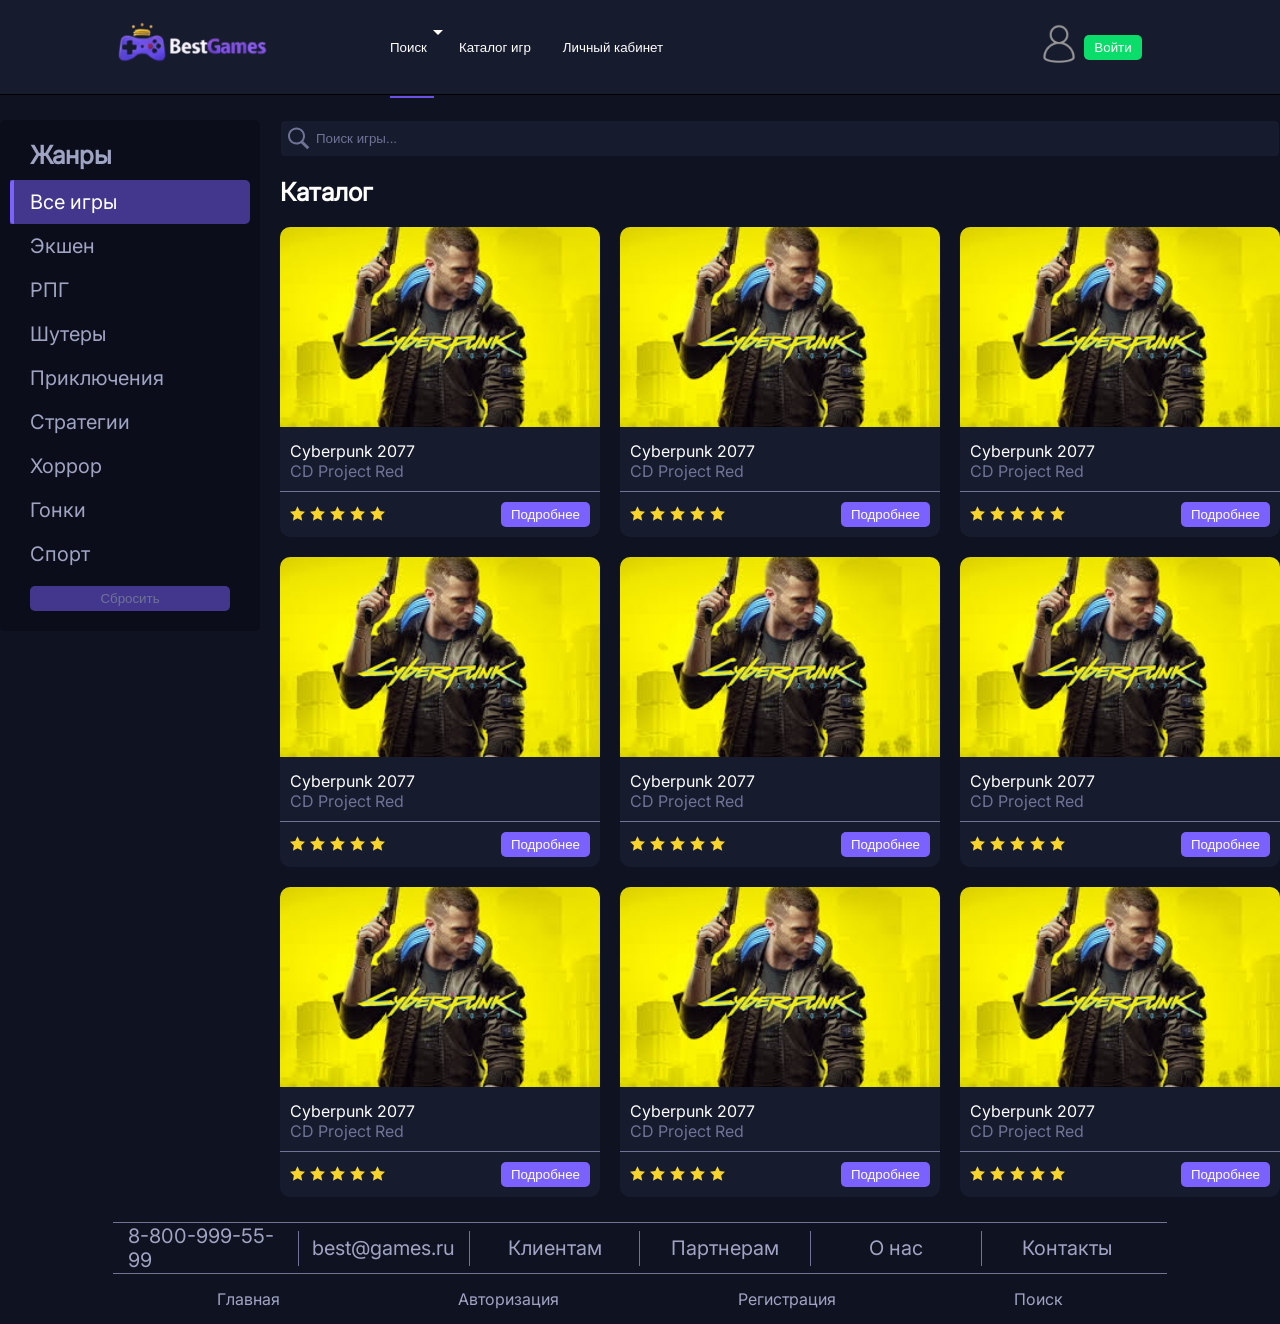
<file: Catalog.html>
<!DOCTYPE html>
<html lang="en">
<head>
    <meta charset="UTF-8">
    <meta name="viewport" content="width=device-width, initial-scale=1.0">
    <link rel="stylesheet" href="/css/general.css">
    <link rel="stylesheet" href="/css/index.css">
    <link rel="stylesheet" href="/css/catalog.css">
    <title>BestGames - Каталог</title>
</head>
<body>
    <header>
        <div class="header-logo">
            <a href="/index.html">
                <img src="/images/BestGamesLogo.png" alt="BestGames">
            </a>
        </div>
        <nav class="header-buttons">
            <button class="href-button header-buttons_search header-buttons_active"><a href="/index.html#search">Поиск</a></button>
            <button class="href-button"><a href="/Catalog.html">Каталог&nbsp;игр</a></button>
            <button class="href-button"><a href="/profile.html">Личный&nbsp;кабинет</a></button>
        </nav>
        <div class="header-user">
            <a href="/profile.html" class="header-user_profile">
                <img src="/images/user.webp" alt="Профиль">
            </a>
            <button class="button success">Войти</button>
        </div>
        <div class="header-burger">
            <?xml version="1.0" encoding="utf-8"?><svg version="1.1" id="Layer_1" xmlns="http://www.w3.org/2000/svg" xmlns:xlink="http://www.w3.org/1999/xlink" x="0px" y="0px" width="122.879px" height="103.609px" viewBox="0 0 122.879 103.609" enable-background="new 0 0 122.879 103.609" xml:space="preserve"><g><path fill-rule="evenodd" clip-rule="evenodd" d="M10.368,0h102.144c5.703,0,10.367,4.665,10.367,10.367v0 c0,5.702-4.664,10.368-10.367,10.368H10.368C4.666,20.735,0,16.07,0,10.368v0C0,4.665,4.666,0,10.368,0L10.368,0z M10.368,82.875 h102.144c5.703,0,10.367,4.665,10.367,10.367l0,0c0,5.702-4.664,10.367-10.367,10.367H10.368C4.666,103.609,0,98.944,0,93.242l0,0 C0,87.54,4.666,82.875,10.368,82.875L10.368,82.875z M10.368,41.438h102.144c5.703,0,10.367,4.665,10.367,10.367l0,0 c0,5.702-4.664,10.368-10.367,10.368H10.368C4.666,62.173,0,57.507,0,51.805l0,0C0,46.103,4.666,41.438,10.368,41.438 L10.368,41.438z"/></g></svg>
        </div>
        </header>
    <div class="main">
        <div class="content">
           <div class="filters">
                <span>Жанры</span>
                <ul>
                    <li class="active-filter">Все игры</li>
                    <li>Экшен</li>
                    <li>РПГ</li>
                    <li>Шутеры</li>
                    <li>Приключения</li>
                    <li>Стратегии</li>
                    <li>Хоррор</li>
                    <li>Гонки</li>
                    <li>Спорт</li>
                </ul>
                <button class="button primary-button">Сбросить</button>
           </div>
           <div class="catalog">
                <div class="catalog-search">
                    <div class="search">
                        <div class="search-wrap">
                            <div class="search-lens">
                                <img src="/images/search.svg" alt="">
                            </div>
                            <div class="search-input">
                                <input 
                                    class="input" 
                                    placeholder="Поиск игры..." 
                                    type="text"
                                />
                            </div>
                        </div>
                    </div>
                </div>
                <div class="catalog-catalog">
                    <span class="catalog-catalog_title">Каталог</span>
                    <div class="catalog-catalog_cards">
                        <div class="catalog-catalog_cards-item">
                            <div class="popular-games_games-item_volume">
                            <img src="/images/cyberpunk.jpg" alt="Cyberpunk">
                        </div>
                        <div class="popular-games_games-item_content">
                            <div class="popular-games_games-item_content-info">
                                <div>Cyberpunk 2077</div>
                                
                            </div>
                            <div class="popular-games_games-item_content-studio">
                                <span>CD Project Red</span>
                            </div>
                        </div>
                        <div class="popular-games_games-item_content-rating">
                            <div class="popular-games_games-item_content-rating_rating">
                                <div class="popular-games_games-item_content-rating_rating-star">
                                    <img src="/images/star.svg" alt="">
                                </div>
                                <div class="popular-games_games-item_content-rating_rating-star">
                                    <img src="/images/star.svg" alt="">
                                </div>
                                <div class="popular-games_games-item_content-rating_rating-star">
                                    <img src="/images/star.svg" alt="">
                                </div>
                                <div class="popular-games_games-item_content-rating_rating-star">
                                    <img src="/images/star.svg" alt="">
                                </div>
                                <div class="popular-games_games-item_content-rating_rating-star">
                                    <img src="/images/star.svg" alt="">
                                </div>
                            </div>
                            <div class="popular-games_games-item_content-rating_button">
                                <button class="button primary-button">Подробнее</button>
                            </div>
                        </div>
                        </div>
                        <div class="catalog-catalog_cards-item">
                            <div class="popular-games_games-item_volume">
                            <img src="/images/cyberpunk.jpg" alt="Cyberpunk">
                        </div>
                        <div class="popular-games_games-item_content">
                            <div class="popular-games_games-item_content-info">
                                <div>Cyberpunk 2077</div>
                                
                            </div>
                            <div class="popular-games_games-item_content-studio">
                                <span>CD Project Red</span>
                            </div>
                        </div>
                        <div class="popular-games_games-item_content-rating">
                            <div class="popular-games_games-item_content-rating_rating">
                                <div class="popular-games_games-item_content-rating_rating-star">
                                    <img src="/images/star.svg" alt="">
                                </div>
                                <div class="popular-games_games-item_content-rating_rating-star">
                                    <img src="/images/star.svg" alt="">
                                </div>
                                <div class="popular-games_games-item_content-rating_rating-star">
                                    <img src="/images/star.svg" alt="">
                                </div>
                                <div class="popular-games_games-item_content-rating_rating-star">
                                    <img src="/images/star.svg" alt="">
                                </div>
                                <div class="popular-games_games-item_content-rating_rating-star">
                                    <img src="/images/star.svg" alt="">
                                </div>
                            </div>
                            <div class="popular-games_games-item_content-rating_button">
                                <button class="button primary-button">Подробнее</button>
                            </div>
                        </div>
                        </div>
                        <div class="catalog-catalog_cards-item">
                            <div class="popular-games_games-item_volume">
                            <img src="/images/cyberpunk.jpg" alt="Cyberpunk">
                        </div>
                        <div class="popular-games_games-item_content">
                            <div class="popular-games_games-item_content-info">
                                <div>Cyberpunk 2077</div>
                                
                            </div>
                            <div class="popular-games_games-item_content-studio">
                                <span>CD Project Red</span>
                            </div>
                        </div>
                        <div class="popular-games_games-item_content-rating">
                            <div class="popular-games_games-item_content-rating_rating">
                                <div class="popular-games_games-item_content-rating_rating-star">
                                    <img src="/images/star.svg" alt="">
                                </div>
                                <div class="popular-games_games-item_content-rating_rating-star">
                                    <img src="/images/star.svg" alt="">
                                </div>
                                <div class="popular-games_games-item_content-rating_rating-star">
                                    <img src="/images/star.svg" alt="">
                                </div>
                                <div class="popular-games_games-item_content-rating_rating-star">
                                    <img src="/images/star.svg" alt="">
                                </div>
                                <div class="popular-games_games-item_content-rating_rating-star">
                                    <img src="/images/star.svg" alt="">
                                </div>
                            </div>
                            <div class="popular-games_games-item_content-rating_button">
                                <button class="button primary-button">Подробнее</button>
                            </div>
                        </div>
                        </div>
                        <div class="catalog-catalog_cards-item">
                            <div class="popular-games_games-item_volume">
                            <img src="/images/cyberpunk.jpg" alt="Cyberpunk">
                        </div>
                        <div class="popular-games_games-item_content">
                            <div class="popular-games_games-item_content-info">
                                <div>Cyberpunk 2077</div>
                                
                            </div>
                            <div class="popular-games_games-item_content-studio">
                                <span>CD Project Red</span>
                            </div>
                        </div>
                        <div class="popular-games_games-item_content-rating">
                            <div class="popular-games_games-item_content-rating_rating">
                                <div class="popular-games_games-item_content-rating_rating-star">
                                    <img src="/images/star.svg" alt="">
                                </div>
                                <div class="popular-games_games-item_content-rating_rating-star">
                                    <img src="/images/star.svg" alt="">
                                </div>
                                <div class="popular-games_games-item_content-rating_rating-star">
                                    <img src="/images/star.svg" alt="">
                                </div>
                                <div class="popular-games_games-item_content-rating_rating-star">
                                    <img src="/images/star.svg" alt="">
                                </div>
                                <div class="popular-games_games-item_content-rating_rating-star">
                                    <img src="/images/star.svg" alt="">
                                </div>
                            </div>
                            <div class="popular-games_games-item_content-rating_button">
                                <button class="button primary-button">Подробнее</button>
                            </div>
                        </div>
                        </div>
                        <div class="catalog-catalog_cards-item">
                            <div class="popular-games_games-item_volume">
                            <img src="/images/cyberpunk.jpg" alt="Cyberpunk">
                        </div>
                        <div class="popular-games_games-item_content">
                            <div class="popular-games_games-item_content-info">
                                <div>Cyberpunk 2077</div>
                                
                            </div>
                            <div class="popular-games_games-item_content-studio">
                                <span>CD Project Red</span>
                            </div>
                        </div>
                        <div class="popular-games_games-item_content-rating">
                            <div class="popular-games_games-item_content-rating_rating">
                                <div class="popular-games_games-item_content-rating_rating-star">
                                    <img src="/images/star.svg" alt="">
                                </div>
                                <div class="popular-games_games-item_content-rating_rating-star">
                                    <img src="/images/star.svg" alt="">
                                </div>
                                <div class="popular-games_games-item_content-rating_rating-star">
                                    <img src="/images/star.svg" alt="">
                                </div>
                                <div class="popular-games_games-item_content-rating_rating-star">
                                    <img src="/images/star.svg" alt="">
                                </div>
                                <div class="popular-games_games-item_content-rating_rating-star">
                                    <img src="/images/star.svg" alt="">
                                </div>
                            </div>
                            <div class="popular-games_games-item_content-rating_button">
                                <button class="button primary-button">Подробнее</button>
                            </div>
                        </div>
                        </div>
                        <div class="catalog-catalog_cards-item">
                            <div class="popular-games_games-item_volume">
                            <img src="/images/cyberpunk.jpg" alt="Cyberpunk">
                        </div>
                        <div class="popular-games_games-item_content">
                            <div class="popular-games_games-item_content-info">
                                <div>Cyberpunk 2077</div>
                                
                            </div>
                            <div class="popular-games_games-item_content-studio">
                                <span>CD Project Red</span>
                            </div>
                        </div>
                        <div class="popular-games_games-item_content-rating">
                            <div class="popular-games_games-item_content-rating_rating">
                                <div class="popular-games_games-item_content-rating_rating-star">
                                    <img src="/images/star.svg" alt="">
                                </div>
                                <div class="popular-games_games-item_content-rating_rating-star">
                                    <img src="/images/star.svg" alt="">
                                </div>
                                <div class="popular-games_games-item_content-rating_rating-star">
                                    <img src="/images/star.svg" alt="">
                                </div>
                                <div class="popular-games_games-item_content-rating_rating-star">
                                    <img src="/images/star.svg" alt="">
                                </div>
                                <div class="popular-games_games-item_content-rating_rating-star">
                                    <img src="/images/star.svg" alt="">
                                </div>
                            </div>
                            <div class="popular-games_games-item_content-rating_button">
                                <button class="button primary-button">Подробнее</button>
                            </div>
                        </div>
                        </div>
                        <div class="catalog-catalog_cards-item">
                            <div class="popular-games_games-item_volume">
                            <img src="/images/cyberpunk.jpg" alt="Cyberpunk">
                        </div>
                        <div class="popular-games_games-item_content">
                            <div class="popular-games_games-item_content-info">
                                <div>Cyberpunk 2077</div>
                                
                            </div>
                            <div class="popular-games_games-item_content-studio">
                                <span>CD Project Red</span>
                            </div>
                        </div>
                        <div class="popular-games_games-item_content-rating">
                            <div class="popular-games_games-item_content-rating_rating">
                                <div class="popular-games_games-item_content-rating_rating-star">
                                    <img src="/images/star.svg" alt="">
                                </div>
                                <div class="popular-games_games-item_content-rating_rating-star">
                                    <img src="/images/star.svg" alt="">
                                </div>
                                <div class="popular-games_games-item_content-rating_rating-star">
                                    <img src="/images/star.svg" alt="">
                                </div>
                                <div class="popular-games_games-item_content-rating_rating-star">
                                    <img src="/images/star.svg" alt="">
                                </div>
                                <div class="popular-games_games-item_content-rating_rating-star">
                                    <img src="/images/star.svg" alt="">
                                </div>
                            </div>
                            <div class="popular-games_games-item_content-rating_button">
                                <button class="button primary-button">Подробнее</button>
                            </div>
                        </div>
                        </div>
                        <div class="catalog-catalog_cards-item">
                            <div class="popular-games_games-item_volume">
                            <img src="/images/cyberpunk.jpg" alt="Cyberpunk">
                        </div>
                        <div class="popular-games_games-item_content">
                            <div class="popular-games_games-item_content-info">
                                <div>Cyberpunk 2077</div>
                                
                            </div>
                            <div class="popular-games_games-item_content-studio">
                                <span>CD Project Red</span>
                            </div>
                        </div>
                        <div class="popular-games_games-item_content-rating">
                            <div class="popular-games_games-item_content-rating_rating">
                                <div class="popular-games_games-item_content-rating_rating-star">
                                    <img src="/images/star.svg" alt="">
                                </div>
                                <div class="popular-games_games-item_content-rating_rating-star">
                                    <img src="/images/star.svg" alt="">
                                </div>
                                <div class="popular-games_games-item_content-rating_rating-star">
                                    <img src="/images/star.svg" alt="">
                                </div>
                                <div class="popular-games_games-item_content-rating_rating-star">
                                    <img src="/images/star.svg" alt="">
                                </div>
                                <div class="popular-games_games-item_content-rating_rating-star">
                                    <img src="/images/star.svg" alt="">
                                </div>
                            </div>
                            <div class="popular-games_games-item_content-rating_button">
                                <button class="button primary-button">Подробнее</button>
                            </div>
                        </div>
                        </div>
                        <div class="catalog-catalog_cards-item">
                            <div class="popular-games_games-item_volume">
                            <img src="/images/cyberpunk.jpg" alt="Cyberpunk">
                        </div>
                        <div class="popular-games_games-item_content">
                            <div class="popular-games_games-item_content-info">
                                <div>Cyberpunk 2077</div>
                                
                            </div>
                            <div class="popular-games_games-item_content-studio">
                                <span>CD Project Red</span>
                            </div>
                        </div>
                        <div class="popular-games_games-item_content-rating">
                            <div class="popular-games_games-item_content-rating_rating">
                                <div class="popular-games_games-item_content-rating_rating-star">
                                    <img src="/images/star.svg" alt="">
                                </div>
                                <div class="popular-games_games-item_content-rating_rating-star">
                                    <img src="/images/star.svg" alt="">
                                </div>
                                <div class="popular-games_games-item_content-rating_rating-star">
                                    <img src="/images/star.svg" alt="">
                                </div>
                                <div class="popular-games_games-item_content-rating_rating-star">
                                    <img src="/images/star.svg" alt="">
                                </div>
                                <div class="popular-games_games-item_content-rating_rating-star">
                                    <img src="/images/star.svg" alt="">
                                </div>
                            </div>
                            <div class="popular-games_games-item_content-rating_button">
                                <button class="button primary-button">Подробнее</button>
                            </div>
                        </div>
                        </div>
                    </div>
                </div>
           </div>
        </div>
    </div>
    <footer>
        <div class="footer-top">
            <div>8-800-999-55-99</div>
            <div>best@games.ru</div>
            <div>Клиентам</div>
            <div>Партнерам</div>
            <div>О нас</div>
            <div>Контакты</div>
        </div>
        <div class="footer-bottom">
            <div><a href="/index.html">Главная</a></div>
            <div><a href="/login.html">Авторизация</a></div>
            <div><a href="/register.html">Регистрация</a></div>
            <div><a href="/index.html#search">Поиск</a></div>
        </div>
    </footer>
</body>
</html>
</file>
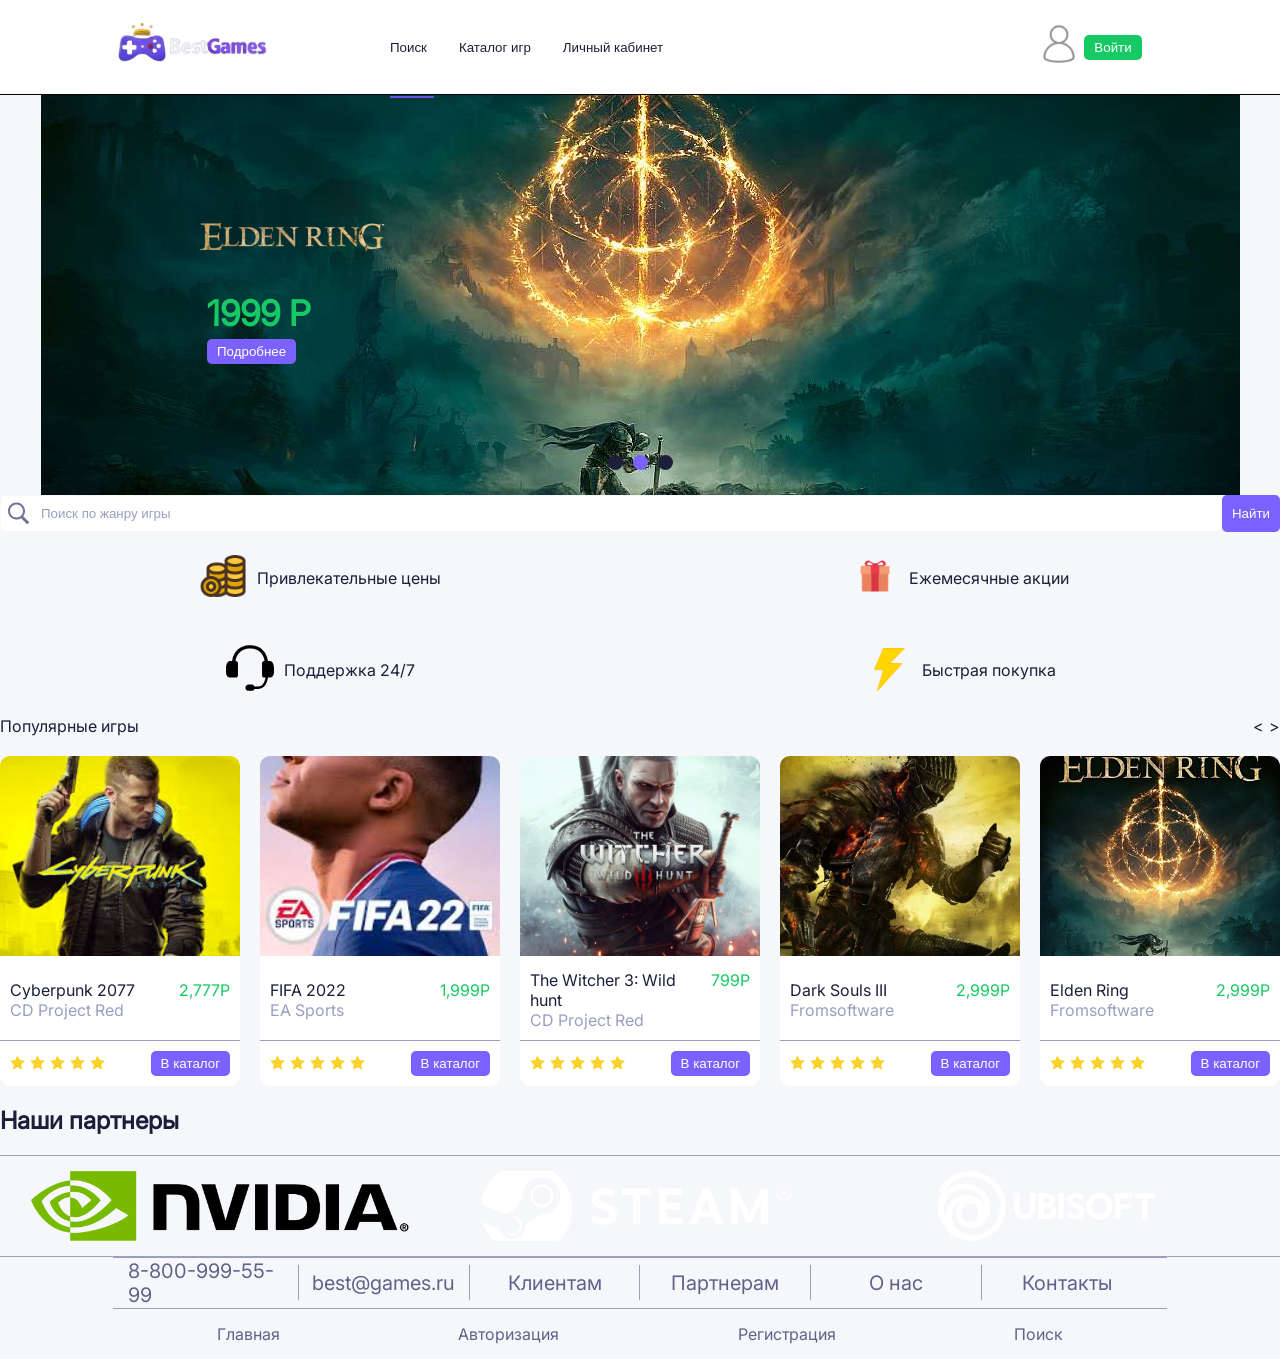
<file: index_light.html>
<!DOCTYPE html>
<html lang="en">
<head>
    <meta charset="UTF-8">
    <meta name="viewport" content="width=device-width, initial-scale=1.0">
    <link rel="stylesheet" href="/css/index.css">
    <link rel="stylesheet" href="/css/general_light.css">
    <title>BestGames - Главная</title>
</head>
<body>
    <header>
        <div class="header-logo">
            <a href="/index.html">
                <img src="/images/BestGamesLogo.png" alt="BestGames">
            </a>
        </div>
        <nav class="header-buttons">
            <button class="href-button header-buttons_search header-buttons_active"><a href="/index.html#search">Поиск</a></button>
            <button class="href-button"><a href="/Catalog.html">Каталог&nbsp;игр</a></button>
            <button class="href-button"><a href="/profile.html">Личный&nbsp;кабинет</a></button>
        </nav>
        <div class="header-user">
            <a href="/profile.html" class="header-user_profile">
                <img src="/images/user.webp" alt="Профиль">
            </a>
            <button class="button success">Войти</button>
        </div>
        <div class="header-burger">
            <?xml version="1.0" encoding="utf-8"?><svg version="1.1" id="Layer_1" xmlns="http://www.w3.org/2000/svg" xmlns:xlink="http://www.w3.org/1999/xlink" x="0px" y="0px" width="122.879px" height="103.609px" viewBox="0 0 122.879 103.609" enable-background="new 0 0 122.879 103.609" xml:space="preserve"><g><path fill-rule="evenodd" clip-rule="evenodd" d="M10.368,0h102.144c5.703,0,10.367,4.665,10.367,10.367v0 c0,5.702-4.664,10.368-10.367,10.368H10.368C4.666,20.735,0,16.07,0,10.368v0C0,4.665,4.666,0,10.368,0L10.368,0z M10.368,82.875 h102.144c5.703,0,10.367,4.665,10.367,10.367l0,0c0,5.702-4.664,10.367-10.367,10.367H10.368C4.666,103.609,0,98.944,0,93.242l0,0 C0,87.54,4.666,82.875,10.368,82.875L10.368,82.875z M10.368,41.438h102.144c5.703,0,10.367,4.665,10.367,10.367l0,0 c0,5.702-4.664,10.368-10.367,10.368H10.368C4.666,62.173,0,57.507,0,51.805l0,0C0,46.103,4.666,41.438,10.368,41.438 L10.368,41.438z"/></g></svg>
        </div>
    </header>
    <div class="main">
        <div class="content">
            <div class="container">
                <div class="slider">
                    <div class="slider-game">
                        <div class="slider-game_name"></div>
                        <div class="slider-game_price">
                            1999&nbsp;P
                        </div>
                        <div class="slider-game_more">
                            <button class="button catalog-button">Подробнее</button>
                        </div>
                    </div>
                    <div class="slider-buttons">
                        <div class="slider-buttons_dot"></div>
                        <div class="slider-buttons_dot-active"></div>
                        <div class="slider-buttons_dot"></div>
                    </div>
                </div>
            </div>
            <div id="search" class="container search">
                <div class="search-wrap">
                    <div class="search-lens">
                        <img src="/images/search.svg" alt="">
                    </div>
                    <div class="search-input">
                        <input 
                            class="input" 
                            placeholder="Поиск по жанру игры" 
                            type="text"
                        />
                    </div>
                </div>
                <div class="search-button">
                        <button class="button search-button_button">Найти</button>
                </div>
            </div>
            <div class="container advantages">
                <div class="advantages-item">
                    <div class="advantages-item_image">
                        <img src="/images/coins.png">
                    </div>
                    <div class="advantages-item_text">Привлекательные цены</div>
                </div>
                <div class="advantages-item">
                    <div class="advantages-item_image">
                        <img src="/images/gift.png">
                    </div>
                    <div class="advantages-item_text">Ежемесячные акции</div>
                </div>
                <div class="advantages-item">
                    <div class="advantages-item_image">
                        <img src="/images/headphones.svg">
                    </div>
                    <div class="advantages-item_text">Поддержка 24/7</div>
                </div>
                <div class="advantages-item">
                    <div class="advantages-item_image">
                        <img src="/images/lightning.png">
                    </div>
                    <div class="advantages-item_text">Быстрая покупка</div>
                </div>
            </div>
            <div class="container popular-games">
                <div class="popular-games_head">
                    <div class="popular-games_head-title">Популярные игры</div>
                    <div class="popular-games_head-buttons">
                        <div><</div>
                        <div>></div>
                    </div>
                </div>
                <div class="popular-games_games">
                    <div class="popular-games_games-item">
                        <div class="popular-games_games-item_volume">
                            <img src="/images/cyberpunk.jpg" alt="Cyberpunk">
                        </div>
                        <div class="popular-games_games-item_content">
                            <div class="popular-games_games-item_content-info">
                                <div>Cyberpunk 2077</div>
                                <div class="popular-games_games-item_content-info_price">
                                    <span>2,777</span>
                                    <span>Р</span>
                                </div>
                            </div>
                            <div class="popular-games_games-item_content-studio">
                                <span>CD Project Red</span>
                            </div>
                        </div>
                        <div class="popular-games_games-item_content-rating">
                            <div class="popular-games_games-item_content-rating_rating">
                                <div class="popular-games_games-item_content-rating_rating-star">
                                    <img src="/images/star.svg" alt="">
                                </div>
                                <div class="popular-games_games-item_content-rating_rating-star">
                                    <img src="/images/star.svg" alt="">
                                </div>
                                <div class="popular-games_games-item_content-rating_rating-star">
                                    <img src="/images/star.svg" alt="">
                                </div>
                                <div class="popular-games_games-item_content-rating_rating-star">
                                    <img src="/images/star.svg" alt="">
                                </div>
                                <div class="popular-games_games-item_content-rating_rating-star">
                                    <img src="/images/star.svg" alt="">
                                </div>
                            </div>
                            <div class="popular-games_games-item_content-rating_button">
                                <button class="button catalog-button">В каталог</button>
                            </div>
                        </div>
                    </div>
                    <div class="popular-games_games-item">
                        <div class="popular-games_games-item_volume">
                            <img src="/images/fifa.jpg" alt="FIFA">
                        </div>
                        <div class="popular-games_games-item_content">
                            <div class="popular-games_games-item_content-info">
                                <div>FIFA 2022</div>
                                <div class="popular-games_games-item_content-info_price">
                                    <span>1,999</span>
                                    <span>Р</span>
                                </div>
                            </div>
                            <div class="popular-games_games-item_content-studio">
                                <span>EA Sports</span>
                            </div>
                        </div>
                        <div class="popular-games_games-item_content-rating">
                            <div class="popular-games_games-item_content-rating_rating">
                                <div class="popular-games_games-item_content-rating_rating-star">
                                    <img src="/images/star.svg" alt="">
                                </div>
                                <div class="popular-games_games-item_content-rating_rating-star">
                                    <img src="/images/star.svg" alt="">
                                </div>
                                <div class="popular-games_games-item_content-rating_rating-star">
                                    <img src="/images/star.svg" alt="">
                                </div>
                                <div class="popular-games_games-item_content-rating_rating-star">
                                    <img src="/images/star.svg" alt="">
                                </div>
                                <div class="popular-games_games-item_content-rating_rating-star">
                                    <img src="/images/star.svg" alt="">
                                </div>
                            </div>
                            <div class="popular-games_games-item_content-rating_button">
                                <button class="button catalog-button">В каталог</button>
                            </div>
                        </div>
                    </div>
                    <div class="popular-games_games-item">
                        <div class="popular-games_games-item_volume">
                            <img src="/images/TheWitcher3.webp" alt="TheWitcher3">
                        </div>
                        <div class="popular-games_games-item_content">
                            <div class="popular-games_games-item_content-info">
                                <div>The Witcher 3: Wild hunt</div>
                                <div class="popular-games_games-item_content-info_price">
                                    <span>799</span>
                                    <span>Р</span>
                                </div>
                            </div>
                            <div class="popular-games_games-item_content-studio">
                                <span>CD Project Red</span>
                            </div>
                        </div>
                        <div class="popular-games_games-item_content-rating">
                            <div class="popular-games_games-item_content-rating_rating">
                                <div class="popular-games_games-item_content-rating_rating-star">
                                    <img src="/images/star.svg" alt="">
                                </div>
                                <div class="popular-games_games-item_content-rating_rating-star">
                                    <img src="/images/star.svg" alt="">
                                </div>
                                <div class="popular-games_games-item_content-rating_rating-star">
                                    <img src="/images/star.svg" alt="">
                                </div>
                                <div class="popular-games_games-item_content-rating_rating-star">
                                    <img src="/images/star.svg" alt="">
                                </div>
                                <div class="popular-games_games-item_content-rating_rating-star">
                                    <img src="/images/star.svg" alt="">
                                </div>
                            </div>
                            <div class="popular-games_games-item_content-rating_button">
                                <button class="button catalog-button">В каталог</button>
                            </div>
                        </div>
                    </div>
                    <div class="popular-games_games-item">
                        <div class="popular-games_games-item_volume">
                            <img src="/images/DarkSouls3.jpg" alt="DarkSouls3">
                        </div>
                        <div class="popular-games_games-item_content">
                            <div class="popular-games_games-item_content-info">
                                <div>Dark Souls III</div>
                                <div class="popular-games_games-item_content-info_price">
                                    <span>2,999</span>
                                    <span>Р</span>
                                </div>
                            </div>
                            <div class="popular-games_games-item_content-studio">
                                <span>Fromsoftware</span>
                            </div>
                        </div>
                        <div class="popular-games_games-item_content-rating">
                            <div class="popular-games_games-item_content-rating_rating">
                                <div class="popular-games_games-item_content-rating_rating-star">
                                    <img src="/images/star.svg" alt="">
                                </div>
                                <div class="popular-games_games-item_content-rating_rating-star">
                                    <img src="/images/star.svg" alt="">
                                </div>
                                <div class="popular-games_games-item_content-rating_rating-star">
                                    <img src="/images/star.svg" alt="">
                                </div>
                                <div class="popular-games_games-item_content-rating_rating-star">
                                    <img src="/images/star.svg" alt="">
                                </div>
                                <div class="popular-games_games-item_content-rating_rating-star">
                                    <img src="/images/star.svg" alt="">
                                </div>
                            </div>
                            <div class="popular-games_games-item_content-rating_button">
                                <button class="button catalog-button">В каталог</button>
                            </div>
                        </div>
                    </div>
                    <div class="popular-games_games-item">
                        <div class="popular-games_games-item_volume">
                            <img src="/images/EldenRing.jpg" alt="EldenRing">
                        </div>
                        <div class="popular-games_games-item_content">
                            <div class="popular-games_games-item_content-info">
                                <div>Elden Ring</div>
                                <div class="popular-games_games-item_content-info_price">
                                    <span>2,999</span>
                                    <span>Р</span>
                                </div>
                            </div>
                            <div class="popular-games_games-item_content-studio">
                                <span>Fromsoftware</span>
                            </div>
                        </div>
                        <div class="popular-games_games-item_content-rating">
                            <div class="popular-games_games-item_content-rating_rating">
                                <div class="popular-games_games-item_content-rating_rating-star">
                                    <img src="/images/star.svg" alt="">
                                </div>
                                <div class="popular-games_games-item_content-rating_rating-star">
                                    <img src="/images/star.svg" alt="">
                                </div>
                                <div class="popular-games_games-item_content-rating_rating-star">
                                    <img src="/images/star.svg" alt="">
                                </div>
                                <div class="popular-games_games-item_content-rating_rating-star">
                                    <img src="/images/star.svg" alt="">
                                </div>
                                <div class="popular-games_games-item_content-rating_rating-star">
                                    <img src="/images/star.svg" alt="">
                                </div>
                            </div>
                            <div class="popular-games_games-item_content-rating_button">
                                <button class="button catalog-button">В каталог</button>
                            </div>
                        </div>
                    </div>
                </div>
            </div>
            <div class="container">
                <h2>Наши партнеры</h2>
                <div class="partners">
                    <div class="partners-partner nvidia"></div>
                    <div class="partners-partner steam"></div>
                    <div class="partners-partner ubisoft"></div>
                </div>
            </div>
        </div>
    </div>
    <footer>
        <div class="footer-top">
            <div>8-800-999-55-99</div>
            <div>best@games.ru</div>
            <div>Клиентам</div>
            <div>Партнерам</div>
            <div>О нас</div>
            <div>Контакты</div>
        </div>
        <div class="footer-bottom">
            <div><a href="/index.html">Главная</a></div>
            <div><a href="/login.html">Авторизация</a></div>
            <div><a href="/register.html">Регистрация</a></div>
            <div><a href="/index.html#search">Поиск</a></div>
        </div>
    </footer>
</body>
</html>
</file>
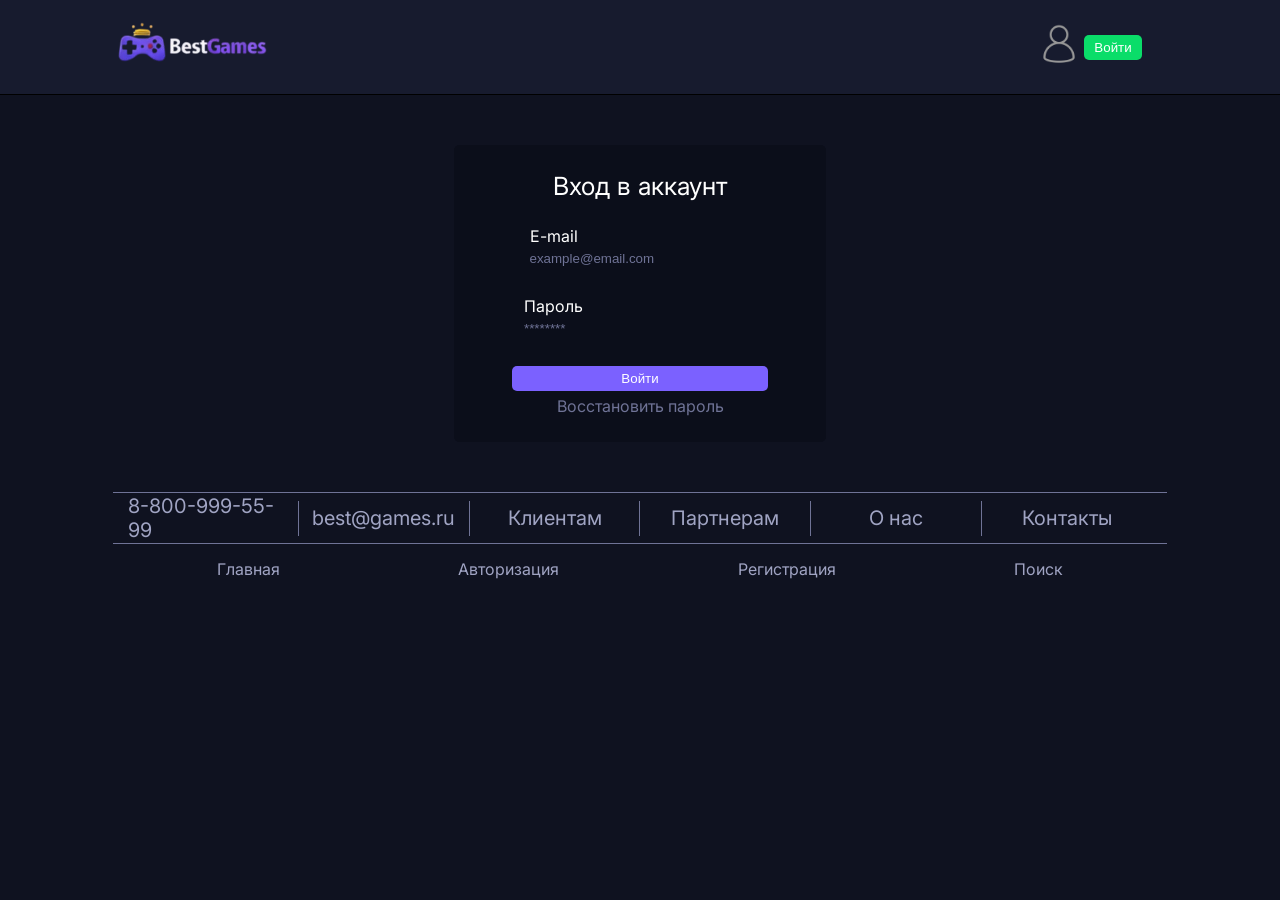
<file: login.html>
<!DOCTYPE html>
<html lang="en">
<head>
    <meta charset="UTF-8">
    <meta name="viewport" content="width=device-width, initial-scale=1.0">
    <link rel="stylesheet" href="/css/general.css">
    <link rel="stylesheet" href="/css/authorization.css">
    <title>BestGames - Вход в аккаунт</title>
</head>
<body>
    <header>
        <div class="header-logo">
            <a href="/index.html">
                <img src="/images/BestGamesLogo.png" alt="BestGames">
            </a>
        </div>
        <div class="header-user">
            <a href="/profile.html" class="header-user_profile">
                <img src="/images/user.webp" alt="Профиль">
            </a>
            <button class="button success">Войти</button>
        </div>
        <div class="header-burger">
            <?xml version="1.0" encoding="utf-8"?><svg version="1.1" id="Layer_1" xmlns="http://www.w3.org/2000/svg" xmlns:xlink="http://www.w3.org/1999/xlink" x="0px" y="0px" width="122.879px" height="103.609px" viewBox="0 0 122.879 103.609" enable-background="new 0 0 122.879 103.609" xml:space="preserve"><g><path fill-rule="evenodd" clip-rule="evenodd" d="M10.368,0h102.144c5.703,0,10.367,4.665,10.367,10.367v0 c0,5.702-4.664,10.368-10.367,10.368H10.368C4.666,20.735,0,16.07,0,10.368v0C0,4.665,4.666,0,10.368,0L10.368,0z M10.368,82.875 h102.144c5.703,0,10.367,4.665,10.367,10.367l0,0c0,5.702-4.664,10.367-10.367,10.367H10.368C4.666,103.609,0,98.944,0,93.242l0,0 C0,87.54,4.666,82.875,10.368,82.875L10.368,82.875z M10.368,41.438h102.144c5.703,0,10.367,4.665,10.367,10.367l0,0 c0,5.702-4.664,10.368-10.367,10.368H10.368C4.666,62.173,0,57.507,0,51.805l0,0C0,46.103,4.666,41.438,10.368,41.438 L10.368,41.438z"/></g></svg>
        </div>
        </header>
    <div class="main">
        <div class="content">
            <div class="authorization">
                <form class="form">
                    <div class="form-label">
                        Вход в аккаунт
                    </div>
                    <div class="form-email">
                        <span>E-mail</span>
                        <input type="text" class="input" placeholder="example@email.com">
                    </div>
                    <div class="form-password">
                        <span>Пароль</span>
                        <input type="password" class="input" placeholder="********">
                    </div>
                    <div class="form-buttons">
                        <button class="button primary-button">Войти</button>
                        <a>Восстановить пароль</a>
                    </div>
                </form>
            </div>
        </div>
    </div>
    <footer>
        <div class="footer-top">
            <div>8-800-999-55-99</div>
            <div>best@games.ru</div>
            <div>Клиентам</div>
            <div>Партнерам</div>
            <div>О нас</div>
            <div>Контакты</div>
        </div>
        <div class="footer-bottom">
            <div><a href="/index.html">Главная</a></div>
            <div><a href="/login.html">Авторизация</a></div>
            <div><a href="/register.html">Регистрация</a></div>
            <div><a href="/index.html#search">Поиск</a></div>
        </div>
    </footer>
</body>
</html>
</file>
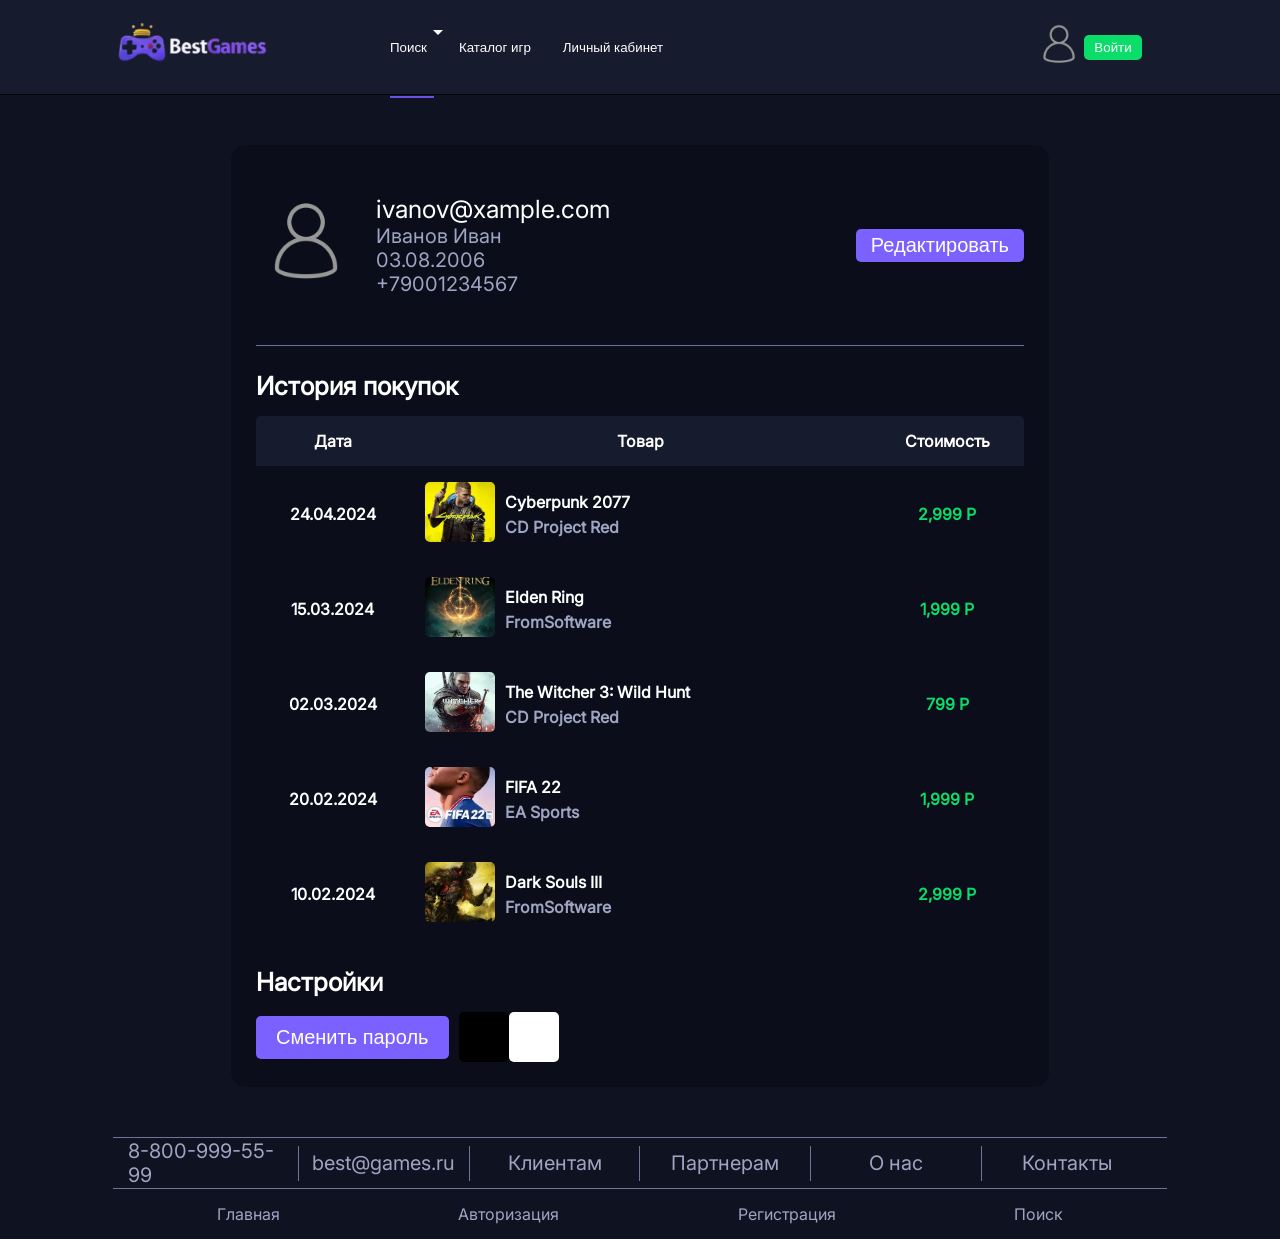
<file: personal.html>
<!DOCTYPE html>
<html lang="en">
<head>
    <meta charset="UTF-8">
    <meta name="viewport" content="width=device-width, initial-scale=1.0">
    <link rel="stylesheet" href="/css/general.css">
    <link rel="stylesheet" href="/css/personal.css">
    <title>BestGames - Личный кабинет</title>
</head>
<body>
    <header>
        <div class="header-logo">
            <a href="/index.html">
                <img src="/images/BestGamesLogo.png" alt="BestGames">
            </a>
        </div>
        <nav class="header-buttons">
            <button class="href-button header-buttons_search header-buttons_active"><a href="/index.html#search">Поиск</a></button>
            <button class="href-button"><a href="/catalog.html">Каталог&nbsp;игр</a></button>
            <button class="href-button"><a href="/personal.html">Личный&nbsp;кабинет</a></button>
        </nav>
        <div class="header-user">
            <a href="/personal.html" class="header-user_profile">
                <img src="/images/user.webp" alt="Профиль">
            </a>
            <button class="button success">Войти</button>
        </div>
    </header>
    <div class="main">
        <div class="content">
           <div class="user-info">
                <div class="user-info_info">
                    <div class="user-info_info-image">
                        <img src="/images/user.webp" alt="Аватар">
                    </div>
                    <div class="user-info_info-info">
                        <div class="user-info_info-info_email">ivanov@xample.com</div>
                        <div class="user-info_info-info_personal">
                            <div class="user-info_info-info_personal-name">Иванов Иван</div>
                            <div class="user-info_info-info_personal-birthdate">03.08.2006</div>
                            <div class="user-info_info-info_personal-phone">+79001234567</div>
                        </div>
                    </div>
                </div>
                <div class="user-info_button">
                    <button class="button primary-button">Редактировать</button>
                </div>
           </div>
           <div class="history">
                <span class="history-title">История покупок</span>
                <div class="history-table">
                    <table>
                        <thead>
                            <tr>
                                <th>Дата</th>
                                <th>Товар</th>
                                <th>Стоимость</th>
                            </tr>
                        </thead>
                        <tbody>
                            <tr>
                                <th>24.04.2024</th>
                                <th class="history-table_product">
                                    <div class="history-table_product-image">
                                        <img src="/images/cyberpunk.jpg" alt="Cyberpunk 2077">
                                    </div>
                                    <div class="history-table_product-info">
                                        <div class="history-table_product-info_name">Cyberpunk 2077</div>
                                        <div class="history-table_product-info_studio">CD Project Red</div>
                                    </div>
                                </th>
                                <th>
                                    <span class="history-table_product-cost">
                                        2,999 P
                                    </span>
                                </th>
                            </tr>
                            <tr>
                                <th>15.03.2024</th>
                                <th class="history-table_product">
                                    <div class="history-table_product-image">
                                        <img src="/images/EldenRing.jpg" alt="Elden Ring">
                                    </div>
                                    <div class="history-table_product-info">
                                        <div class="history-table_product-info_name">Elden Ring</div>
                                        <div class="history-table_product-info_studio">FromSoftware</div>
                                    </div>
                                </th>
                                <th>
                                    <span class="history-table_product-cost">
                                        1,999 P
                                    </span>
                                </th>
                            </tr>
                            <tr>
                                <th>02.03.2024</th>
                                <th class="history-table_product">
                                    <div class="history-table_product-image">
                                        <img src="/images/TheWitcher3.webp" alt="TheWitcher3">
                                    </div>
                                    <div class="history-table_product-info">
                                        <div class="history-table_product-info_name">The Witcher 3: Wild Hunt</div>
                                        <div class="history-table_product-info_studio">CD Project Red</div>
                                    </div>
                                </th>
                                <th>
                                    <span class="history-table_product-cost">
                                        799 P
                                    </span>
                                </th>
                            </tr>
                            <tr>
                                <th>20.02.2024</th>
                                <th class="history-table_product">
                                    <div class="history-table_product-image">
                                        <img src="/images/fifa.jpg" alt="FIFA 22">
                                    </div>
                                    <div class="history-table_product-info">
                                        <div class="history-table_product-info_name">FIFA 22</div>
                                        <div class="history-table_product-info_studio">EA Sports</div>
                                    </div>
                                </th>
                                <th>
                                    <span class="history-table_product-cost">
                                        1,999 P
                                    </span>
                                </th>
                            </tr>
                            <tr>
                                <th>10.02.2024</th>
                                <th class="history-table_product">
                                    <div class="history-table_product-image">
                                        <img src="/images/DarkSouls3.jpg" alt="Dark Souls 3">
                                    </div>
                                    <div class="history-table_product-info">
                                        <div class="history-table_product-info_name">Dark Souls III</div>
                                        <div class="history-table_product-info_studio">FromSoftware</div>
                                    </div>
                                </th>
                                <th>
                                    <span class="history-table_product-cost">
                                        2,999 P
                                    </span>
                                </th>
                            </tr>
                        </tbody>
                    </table>
                </div>
           </div>
           <div class="settings">
            <span class="settings-title">
                Настройки
            </span>
            <div class="settings-buttons">
                <div class="settings-buttons_changePassword">
                    <button class="button primary-button">Сменить пароль</button>
                </div>
                <div class="settings-buttons_changeTheme">
                    <div class="theme-button black">
                        <a href="/index.html"></a>
                    </div>
                    <div class="theme-button white">
                        <a href="/index_light.html"></a>
                    </div>
                </div>
            </div>
           </div>
        </div>
    </div>
    <footer>
        <div class="footer-top">
            <div>8-800-999-55-99</div>
            <div>best@games.ru</div>
            <div>Клиентам</div>
            <div>Партнерам</div>
            <div>О нас</div>
            <div>Контакты</div>
        </div>
        <div class="footer-bottom">
            <div><a href="/index.html">Главная</a></div>
            <div><a href="/authorization.html">Авторизация</a></div>
            <div><a href="/registration.html">Регистрация</a></div>
            <div><a href="/index.html#search">Поиск</a></div>
        </div>
    </footer>
</body>
</html>
</file>
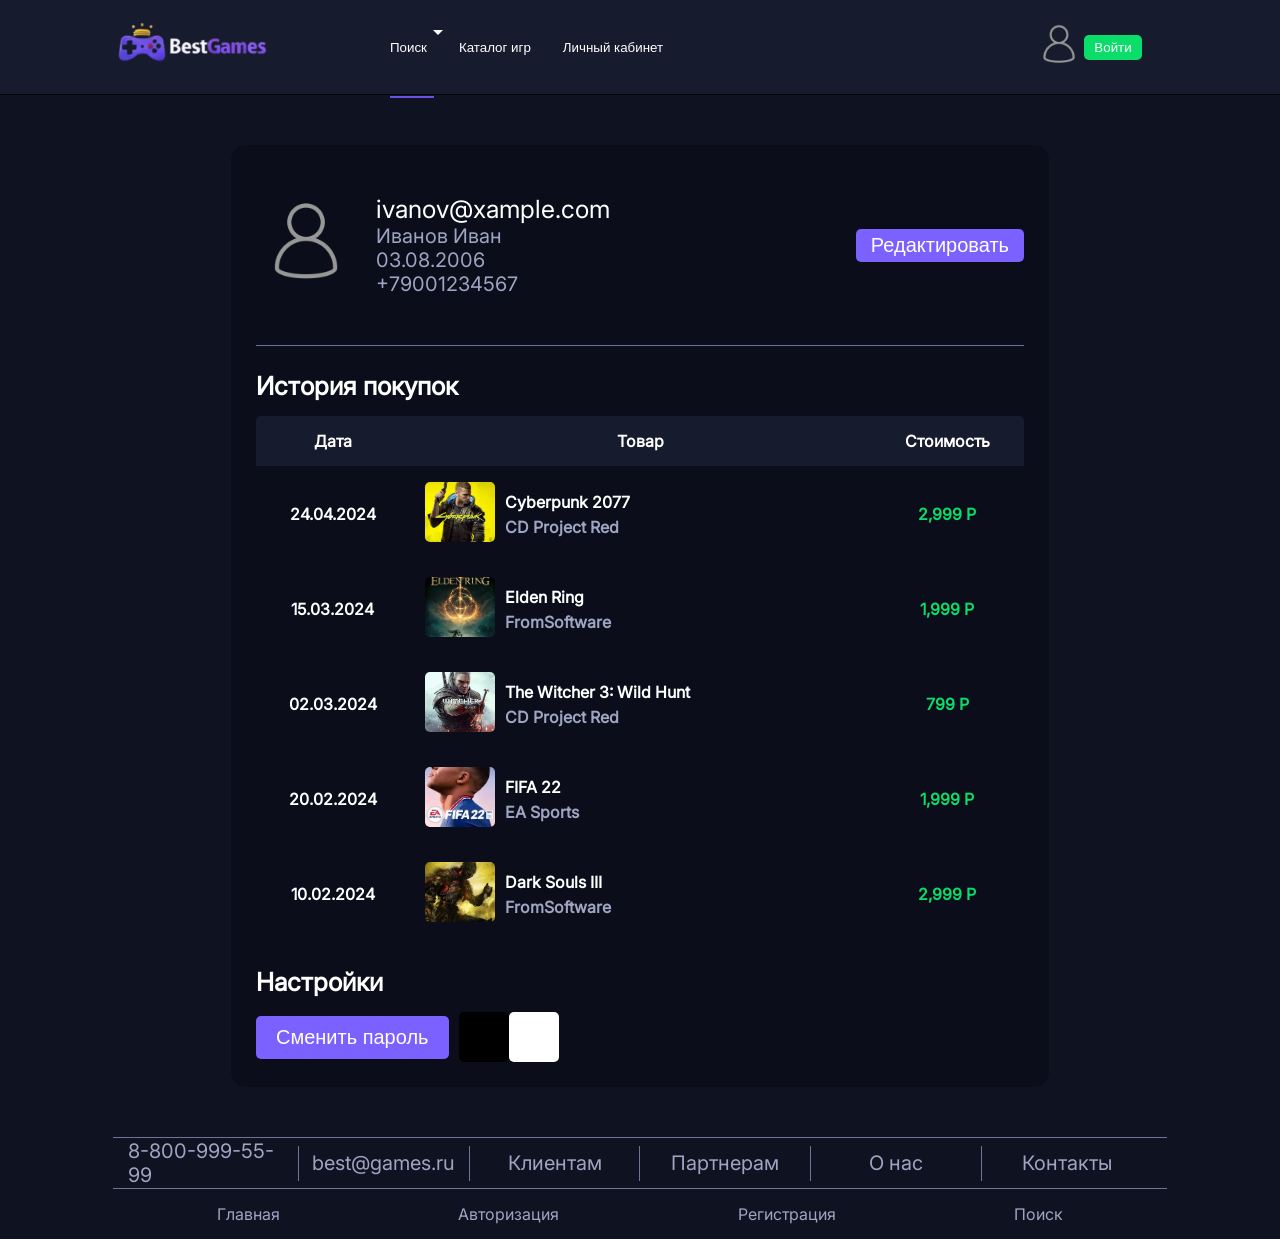
<file: profile.html>
<!DOCTYPE html>
<html lang="en">
<head>
    <meta charset="UTF-8">
    <meta name="viewport" content="width=device-width, initial-scale=1.0">
    <link rel="stylesheet" href="/css/general.css">
    <link rel="stylesheet" href="/css/personal.css">
    <title>BestGames - Личный кабинет</title>
</head>
<body>
    <header>
        <div class="header-logo">
            <a href="/index.html">
                <img src="/images/BestGamesLogo.png" alt="BestGames">
            </a>
        </div>
        <nav class="header-buttons">
            <button class="href-button header-buttons_search header-buttons_active"><a href="/index.html#search">Поиск</a></button>
            <button class="href-button"><a href="/Catalog.html">Каталог&nbsp;игр</a></button>
            <button class="href-button"><a href="/profile.html">Личный&nbsp;кабинет</a></button>
        </nav>
        <div class="header-user">
            <a href="/profile.html" class="header-user_profile">
                <img src="/images/user.webp" alt="Профиль">
            </a>
            <button class="button success">Войти</button>
        </div>
        <div class="header-burger">
            <?xml version="1.0" encoding="utf-8"?><svg version="1.1" id="Layer_1" xmlns="http://www.w3.org/2000/svg" xmlns:xlink="http://www.w3.org/1999/xlink" x="0px" y="0px" width="122.879px" height="103.609px" viewBox="0 0 122.879 103.609" enable-background="new 0 0 122.879 103.609" xml:space="preserve"><g><path fill-rule="evenodd" clip-rule="evenodd" d="M10.368,0h102.144c5.703,0,10.367,4.665,10.367,10.367v0 c0,5.702-4.664,10.368-10.367,10.368H10.368C4.666,20.735,0,16.07,0,10.368v0C0,4.665,4.666,0,10.368,0L10.368,0z M10.368,82.875 h102.144c5.703,0,10.367,4.665,10.367,10.367l0,0c0,5.702-4.664,10.367-10.367,10.367H10.368C4.666,103.609,0,98.944,0,93.242l0,0 C0,87.54,4.666,82.875,10.368,82.875L10.368,82.875z M10.368,41.438h102.144c5.703,0,10.367,4.665,10.367,10.367l0,0 c0,5.702-4.664,10.368-10.367,10.368H10.368C4.666,62.173,0,57.507,0,51.805l0,0C0,46.103,4.666,41.438,10.368,41.438 L10.368,41.438z"/></g></svg>
        </div>
        </header>
    <div class="main">
        <div class="content">
           <div class="user-info">
                <div class="user-info_info">
                    <div class="user-info_info-image">
                        <img src="/images/user.webp" alt="Аватар">
                    </div>
                    <div class="user-info_info-info">
                        <div class="user-info_info-info_email">ivanov@xample.com</div>
                        <div class="user-info_info-info_personal">
                            <div class="user-info_info-info_personal-name">Иванов Иван</div>
                            <div class="user-info_info-info_personal-birthdate">03.08.2006</div>
                            <div class="user-info_info-info_personal-phone">+79001234567</div>
                        </div>
                    </div>
                </div>
                <div class="user-info_button">
                    <button class="button primary-button">Редактировать</button>
                </div>
           </div>
           <div class="history">
                <span class="history-title">История покупок</span>
                <div class="history-table">
                    <table>
                        <thead>
                            <tr>
                                <th>Дата</th>
                                <th>Товар</th>
                                <th>Стоимость</th>
                            </tr>
                        </thead>
                        <tbody>
                            <tr>
                                <th>24.04.2024</th>
                                <th class="history-table_product">
                                    <div class="history-table_product-image">
                                        <img src="/images/cyberpunk.jpg" alt="Cyberpunk 2077">
                                    </div>
                                    <div class="history-table_product-info">
                                        <div class="history-table_product-info_name">Cyberpunk 2077</div>
                                        <div class="history-table_product-info_studio">CD Project Red</div>
                                    </div>
                                </th>
                                <th>
                                    <span class="history-table_product-cost">
                                        2,999 P
                                    </span>
                                </th>
                            </tr>
                            <tr>
                                <th>15.03.2024</th>
                                <th class="history-table_product">
                                    <div class="history-table_product-image">
                                        <img src="/images/EldenRing.jpg" alt="Elden Ring">
                                    </div>
                                    <div class="history-table_product-info">
                                        <div class="history-table_product-info_name">Elden Ring</div>
                                        <div class="history-table_product-info_studio">FromSoftware</div>
                                    </div>
                                </th>
                                <th>
                                    <span class="history-table_product-cost">
                                        1,999 P
                                    </span>
                                </th>
                            </tr>
                            <tr>
                                <th>02.03.2024</th>
                                <th class="history-table_product">
                                    <div class="history-table_product-image">
                                        <img src="/images/TheWitcher3.webp" alt="TheWitcher3">
                                    </div>
                                    <div class="history-table_product-info">
                                        <div class="history-table_product-info_name">The Witcher 3: Wild Hunt</div>
                                        <div class="history-table_product-info_studio">CD Project Red</div>
                                    </div>
                                </th>
                                <th>
                                    <span class="history-table_product-cost">
                                        799 P
                                    </span>
                                </th>
                            </tr>
                            <tr>
                                <th>20.02.2024</th>
                                <th class="history-table_product">
                                    <div class="history-table_product-image">
                                        <img src="/images/fifa.jpg" alt="FIFA 22">
                                    </div>
                                    <div class="history-table_product-info">
                                        <div class="history-table_product-info_name">FIFA 22</div>
                                        <div class="history-table_product-info_studio">EA Sports</div>
                                    </div>
                                </th>
                                <th>
                                    <span class="history-table_product-cost">
                                        1,999 P
                                    </span>
                                </th>
                            </tr>
                            <tr>
                                <th>10.02.2024</th>
                                <th class="history-table_product">
                                    <div class="history-table_product-image">
                                        <img src="/images/DarkSouls3.jpg" alt="Dark Souls 3">
                                    </div>
                                    <div class="history-table_product-info">
                                        <div class="history-table_product-info_name">Dark Souls III</div>
                                        <div class="history-table_product-info_studio">FromSoftware</div>
                                    </div>
                                </th>
                                <th>
                                    <span class="history-table_product-cost">
                                        2,999 P
                                    </span>
                                </th>
                            </tr>
                        </tbody>
                    </table>
                </div>
           </div>
           <div class="settings">
            <span class="settings-title">
                Настройки
            </span>
            <div class="settings-buttons">
                <div class="settings-buttons_changePassword">
                    <button class="button primary-button">Сменить пароль</button>
                </div>
                <div class="settings-buttons_changeTheme">
                    <div class="theme-button black">
                        <a href="/index.html"></a>
                    </div>
                    <div class="theme-button white">
                        <a href="/index_light.html"></a>
                    </div>
                </div>
            </div>
           </div>
        </div>
    </div>
    <footer>
        <div class="footer-top">
            <div>8-800-999-55-99</div>
            <div>best@games.ru</div>
            <div>Клиентам</div>
            <div>Партнерам</div>
            <div>О нас</div>
            <div>Контакты</div>
        </div>
        <div class="footer-bottom">
            <div><a href="/index.html">Главная</a></div>
            <div><a href="/login.html">Авторизация</a></div>
            <div><a href="/register.html">Регистрация</a></div>
            <div><a href="/index.html#search">Поиск</a></div>
        </div>
    </footer>
</body>
</html>
</file>
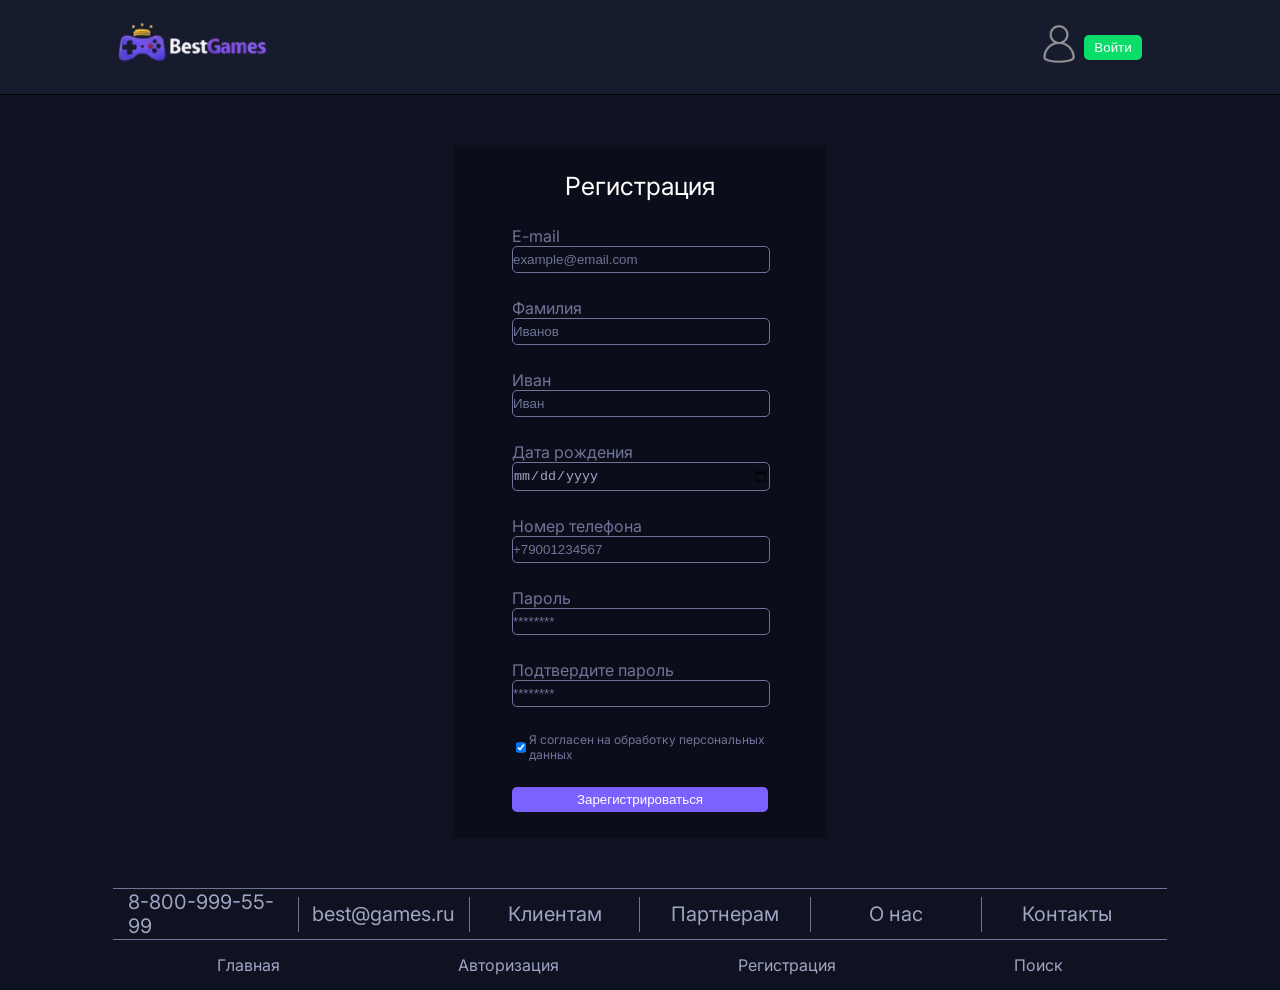
<file: register.html>
<!DOCTYPE html>
<html lang="en">
<head>
    <meta charset="UTF-8">
    <meta name="viewport" content="width=device-width, initial-scale=1.0">
    <link rel="stylesheet" href="/css/general.css">
    <link rel="stylesheet" href="/css/registration.css">
    <title>BestGames - Регистрация</title>
</head>
<body>
    <header>
        <div class="header-logo">
            <a href="/index.html">
                <img src="/images/BestGamesLogo.png" alt="BestGames">
            </a>
        </div>
        <div class="header-user">
            <a href="/profile.html" class="header-user_profile">
                <img src="/images/user.webp" alt="Профиль">
            </a>
            <button class="button success">Войти</button>
        </div>
        <div class="header-burger">
            <?xml version="1.0" encoding="utf-8"?><svg version="1.1" id="Layer_1" xmlns="http://www.w3.org/2000/svg" xmlns:xlink="http://www.w3.org/1999/xlink" x="0px" y="0px" width="122.879px" height="103.609px" viewBox="0 0 122.879 103.609" enable-background="new 0 0 122.879 103.609" xml:space="preserve"><g><path fill-rule="evenodd" clip-rule="evenodd" d="M10.368,0h102.144c5.703,0,10.367,4.665,10.367,10.367v0 c0,5.702-4.664,10.368-10.367,10.368H10.368C4.666,20.735,0,16.07,0,10.368v0C0,4.665,4.666,0,10.368,0L10.368,0z M10.368,82.875 h102.144c5.703,0,10.367,4.665,10.367,10.367l0,0c0,5.702-4.664,10.367-10.367,10.367H10.368C4.666,103.609,0,98.944,0,93.242l0,0 C0,87.54,4.666,82.875,10.368,82.875L10.368,82.875z M10.368,41.438h102.144c5.703,0,10.367,4.665,10.367,10.367l0,0 c0,5.702-4.664,10.368-10.367,10.368H10.368C4.666,62.173,0,57.507,0,51.805l0,0C0,46.103,4.666,41.438,10.368,41.438 L10.368,41.438z"/></g></svg>
        </div>
        </header>
    <div class="main">
        <div class="content">
            <div class="registration">
                <form class="form">
                    <div class="form-label">
                        Регистрация
                    </div>
                    <div class="form-field form-email">
                        <span>E-mail</span>
                        <input name="email" type="text" class="input" placeholder="example@email.com">
                    </div>
                    <div class="form-field form-lastname">
                        <span>Фамилия</span>
                        <input name="lastname" type="text" class="input" placeholder="Иванов">
                    </div>
                    <div class="form-field form-name">
                        <span>Иван</span>
                        <input name="firstname" type="text" class="input" placeholder="Иван">
                    </div>
                    <div class="form-field form-birthdate">
                        <span>Дата рождения</span>
                        <input name="birthdate" type="date" class="input">
                    </div>
                    <div class="form-field form-phone">
                        <span>Номер телефона</span>
                        <input name="phone" type="text" class="input" placeholder="+79001234567">
                    </div>
                    <div class="form-field form-password">
                        <span>Пароль</span>
                        <input name="password" type="password" class="input" placeholder="********">
                    </div>
                    <div class="form-field form-password-confirm">
                        <span>Подтвердите пароль</span>
                        <input name="passwordconfirm" type="password" class="input" placeholder="********">
                    </div>
                    <div class="form-user-processing">
                        <input name="data-processing" type="checkbox" class="input" checked>
                        <span>Я согласен на обработку персональных данных</span>
                    </div>
                    <div class="form-buttons">
                        <button class="button primary-button">Зарегистрироваться</button>
                    </div>
                </form>
            </div>
        </div>
    </div>
    <footer>
        <div class="footer-top">
            <div>8-800-999-55-99</div>
            <div>best@games.ru</div>
            <div>Клиентам</div>
            <div>Партнерам</div>
            <div>О нас</div>
            <div>Контакты</div>
        </div>
        <div class="footer-bottom">
            <div><a href="/index.html">Главная</a></div>
            <div><a href="/login.html">Авторизация</a></div>
            <div><a href="/register.html">Регистрация</a></div>
            <div><a href="/index.html#search">Поиск</a></div>
        </div>
    </footer>
</body>
</html>
</file>
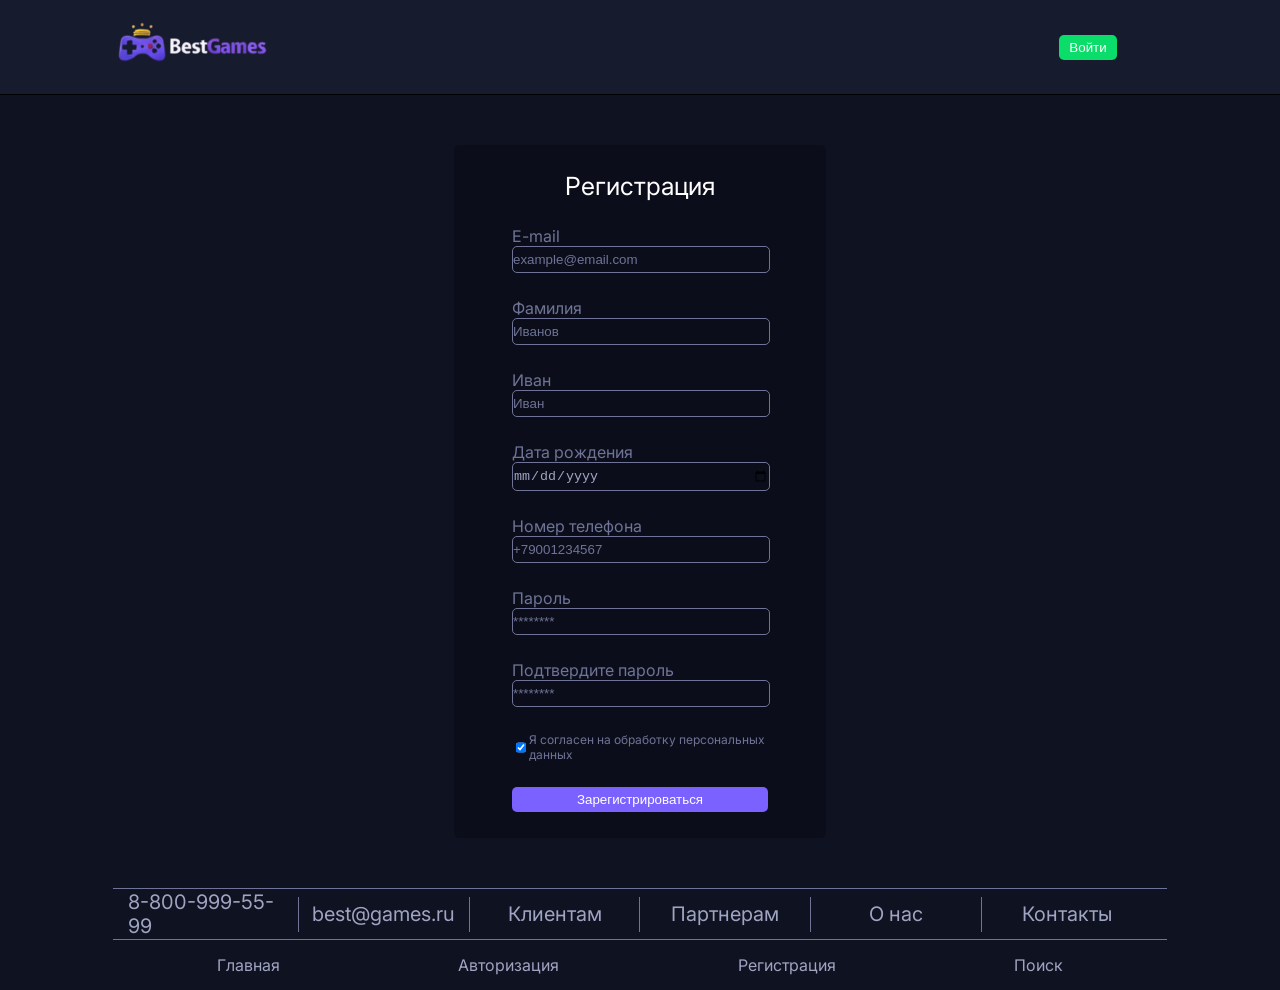
<file: registration.html>
<!DOCTYPE html>
<html lang="en">
<head>
    <meta charset="UTF-8">
    <meta name="viewport" content="width=device-width, initial-scale=1.0">
    <link rel="stylesheet" href="/css/general.css">
    <link rel="stylesheet" href="/css/registration.css">
    <title>BestGames - Регистрация</title>
</head>
<body>
    <header>
        <div class="header-logo">
            <a href="/index.html">
                <img src="/images/BestGamesLogo.png" alt="BestGames">
            </a>
        </div>
        <div class="header-user">
            <button class="button success">Войти</button>
        </div>
    </header>
    <div class="main">
        <div class="content">
            <div class="registration">
                <form class="form">
                    <div class="form-label">
                        Регистрация
                    </div>
                    <div class="form-field form-email">
                        <span>E-mail</span>
                        <input name="email" type="text" class="input" placeholder="example@email.com">
                    </div>
                    <div class="form-field form-lastname">
                        <span>Фамилия</span>
                        <input name="lastname" type="text" class="input" placeholder="Иванов">
                    </div>
                    <div class="form-field form-name">
                        <span>Иван</span>
                        <input name="firstname" type="text" class="input" placeholder="Иван">
                    </div>
                    <div class="form-field form-birthdate">
                        <span>Дата рождения</span>
                        <input name="birthdate" type="date" class="input">
                    </div>
                    <div class="form-field form-phone">
                        <span>Номер телефона</span>
                        <input name="phone" type="text" class="input" placeholder="+79001234567">
                    </div>
                    <div class="form-field form-password">
                        <span>Пароль</span>
                        <input name="password" type="password" class="input" placeholder="********">
                    </div>
                    <div class="form-field form-password-confirm">
                        <span>Подтвердите пароль</span>
                        <input name="passwordconfirm" type="password" class="input" placeholder="********">
                    </div>
                    <div class="form-user-processing">
                        <input name="data-processing" type="checkbox" class="input" checked>
                        <span>Я согласен на обработку персональных данных</span>
                    </div>
                    <div class="form-buttons">
                        <button class="button primary-button">Зарегистрироваться</button>
                    </div>
                </form>
            </div>
        </div>
    </div>
    <footer>
        <div class="footer-top">
            <div>8-800-999-55-99</div>
            <div>best@games.ru</div>
            <div>Клиентам</div>
            <div>Партнерам</div>
            <div>О нас</div>
            <div>Контакты</div>
        </div>
        <div class="footer-bottom">
            <div><a href="/index.html">Главная</a></div>
            <div><a href="/authorization.html">Авторизация</a></div>
            <div><a href="/registration.html">Регистрация</a></div>
            <div><a href="/index.html#search">Поиск</a></div>
        </div>
    </footer>
</body>
</html>
</file>
<file: css/index.css>
.bgw{
    background: #fff;
}

.slider{
    background: url('/images/EldenRing21x9.jpg');
    object-fit: contain;
    background-position: center;
    background-repeat: no-repeat;
    height: 400px;
    display: flex;
    align-items: center;
    justify-content: center;
    flex-direction: column;
    
}

.slider-game{
    width: 70%;
    height: 90%;
    display: flex;
    flex-direction: column;
    justify-content: center;
    gap: 5px;
}

.slider-game_name{
    background: url('/images/Elden-Ring-Logo.png');
    background-size: cover;
    background-position:left;
    background-repeat: no-repeat;
    width: 200px;
    height: 100px;
}
@media(min-width:360px) and (max-width:768px){
    .slider-game_name{
        width: 350px;
    }  
    .slider-game{
        padding-left: 50px;
    } 
}
.slider-game_price{
    color: var(--status-success);
    padding-left: 15px;
    font-size: 35px;
    font-weight: bold;
}

.slider-game_more{
    padding-left: 15px;
}
.slider-buttons{
    width: 100%;
    height: 10%;
    display: flex;
    justify-content: center;
    gap: 10px;
}
.slider-buttons_dot{
    cursor: pointer;
    width: 15px;
    height: 15px;
    border-radius: 9999px;
    background: var(--text-primary);

}
.slider-buttons_dot-active{

    width: 15px;
    height: 15px;
    border-radius: 9999px;
    background: var(--primary-accent);
}

.search{
    display: flex;
}

.search-wrap{
    width: 100%;
    display: flex;
    justify-content: space-between;
    align-items: center;
    border: 1px solid var(--bg-main);
    border-radius: 5px;
    background-color: var(--bg-card);
}
.search-lens img{
    width: 25px;
    height: 25px;
    padding: 5px;
    display: flex;
    justify-content: center;
    align-items: center;
}
.search-input{
    width: 100%;
}
.search-button{
    height: 100%;
}
.search-button_button{
    width: 100%;
    height: 100%;
    padding: 5px 20px 5px 20px;
    background-color: var(--primary-accent);
    border-top-left-radius: 0px;
    border-bottom-left-radius: 0px;
}

.advantages{
    display: grid;
    grid-template-columns: repeat(1,1fr);
    justify-content: center;
    color: var(--text-primary);
    border: none;
    border-right: none;
    border-left: none;  

}

@media (min-width:1920px){
    .advantages{
        grid-template-columns: repeat(4,1fr);
        border-top: 1px solid var(--text-muted);
        border-bottom: 1px solid var(--text-muted);
    } 
    .advantages-item{
        border-left: 1px solid var(--text-muted);
        padding: 20px;
    }
}

@media(min-width:768px) and (max-width:1920px){
    .advantages{
        grid-template-columns: repeat(2,1fr);
    }   
    
}



.advantages-item{
    padding: 20px 0px;
    width: 100%;
    display: flex;
    justify-content: center;
    align-items: center;
    gap: 10px;
}
.advantages-item:first-child{
    border-left: none;
}
.advantages-item_image img{
    width: 24px;
    height: 24px;
}

.popular-games{
    display: flex;
    flex-direction: column;
    gap: 20px;
}
.popular-games_head{
    display: flex;
    justify-content: space-between;
}
.popular-games_head-buttons{
    display: flex;
    gap: 5px;
}

.popular-games_games{
    display: grid;
    grid-template-columns: repeat(1,1fr);
    gap: 20px;
    width: 100%;
}

.popular-games_games-item{
    display: flex;
    overflow: hidden;
    flex-direction: column;
    justify-content: space-between;
    background-color: var(--bg-card);
    border-radius: 10px;
}

@media(min-width:360px){
    .advantages-item_image img{
        width: 48px;
        height: 48px;
    }
    .popular-games_games{
        grid-template-columns: repeat(5,1fr);
    }    
}


@media(min-width:360px) and (max-width:768px){
    .popular-games_games{
        grid-template-columns: repeat(2,1fr);
    }  
}

.popular-games_games-item_volume{
    img{
        width: 100%;
        height: 200px;
        object-fit: cover;
    }
}
.popular-games_games-item_content{
    padding: 10px;
    display: flex;
    flex-direction: column;
    justify-content: center;
}
.popular-games_games-item_content-info{
    display: flex;
    justify-content: space-between;
}

.popular-games_games-item_content-rating_rating{
    display: flex;
    gap: 5px;
}

.popular-games_games-item_content-rating{
    display: flex;
    flex-direction: column;
    justify-content: space-between;
    align-items: center;
}
@media (min-width:360px) {
    .popular-games_games-item_content-rating{
        flex-direction: row;
    }
}

.popular-games_games-item_content-rating_rating-star{
    img{
        width: 15px;
        height: 15px;
    }
}
.popular-games_games-item_content-info_price{
    color: var(--status-success);
    display: flex;
    flex-wrap: nowrap;
}

.popular-games_games-item_content-studio{
    color: var(--text-muted);
}

.popular-games_games-item_content-rating{
    display: flex;
    justify-content: space-between;
    align-items: center;
    padding: 10px;
    border-top: 1px solid var(--text-muted);
}
.catalog-button{
    background-color: var(--primary-accent);
}
.partners{
    display: flex;
    border-bottom: 1px solid var(--text-muted);
    border-top: 1px solid var(--text-muted);
    padding: 15px;
}
.partners-partner{
    width: 33%;
    height: 70px;
}
.nvidia{
    background: url('/images/nvidia-logo.png');
    background-size: contain;
    background-repeat: no-repeat;
    background-position: center;
}
.steam{
    background: url('/images/steam-logo.png');
    background-size: 80%;
    background-repeat: no-repeat;
    background-position: center;
}
.ubisoft{
    background: url('/images/ubisoft-logo.avif');
    background-size: contain;
    background-repeat: no-repeat;
    background-position: center;
}

@media (max-width:360px){
    
}
</file>
<file: css/general.css>
:root{
    /* Primary */
    --primary-accent:#7b61ff;
    --primary-hover:#6A52E5;
    --primary-active:#5A44C7;

    /* Background */
    --bg-main:#0F1220;
    --bg-card:#171B2E;
    --bg-footer:#0B0E1A;

    /* Text */
    --text-primary:#fff;
    --text-secondary:#A0A4C3;
    --text-muted:#6F7396;

    /* Statuses */
    --status-success:#0add69;
    --status-error:#FF4D4F;
    --status-warning:#FFB020;
}

@font-face {
    font-family: "Inter";
    src: url('/fonts/Inter/Inter-VariableFont_opszwght.ttf');
    font-weight: normal;
    font-style: normal;
}
.bgw{
    background: #fff;
}

header{
    width: 100%;
    margin: 0;
    display: flex;
    justify-content: space-between;
    border-bottom: 1px solid black;
    background: var(--bg-card);
}
@media(min-width:360px){
    header{
        padding: 20px 0px;
    }   
}



body{
    font-family: "Inter";
    margin: 0;
    padding: 0;
    background-color: var(--bg-main);
}
.primary-button{
    background-color: var(--primary-accent);
}

.main{
    width: 100%;
    display: flex;
    justify-content: center;
}

.href-button{
    outline: none;
    border: none;
    background: none;
    color: var(--text-primary);
    a{
        text-decoration: none;
        color: var(--text-primary);
    }
}
.button{
    cursor: pointer;
    padding: 5px 10px 5px 10px;
    border: none;
    outline: none;
    border-radius: 5px;
    color: #fff;
}
.input{
    background-color: transparent;
    border: none;
    outline: none;
    width: 100%;
    height: 100%;
    padding: 5px 0px;
    color: var(--text-secondary);
}
.input::placeholder{
    color: var(--text-muted);
}

.success{
    background-color: var(--status-success);
}

.error{
    background-color: var(--status-error);
}

.bg{
    background: #000;
    color: white;
}
.header-logo{
    width: 30%;
    display: flex;
    justify-content: center;
    img{
        height: 50px;
    }
}
.header-buttons{
    display: none;
    width: 40%;
    gap: 20px;
}
.header-user{
    display: none;
    width: 30%;
    justify-content: center;
    align-items: center;
}

.header-burger{
    display: flex;
    align-items: center;
    justify-content: center;
    svg{
        width: 36px;
        height: 36px;
        fill: var(--primary-accent);
    }
}
.header-burger img path{
    fill: var(--text-muted);
}
@media(max-width:768px){
    header{
        padding: 20px 0px;
    } 
    .header-logo{
        width: 100%;
    }
}
@media(min-width:768px){
    .header-buttons,.header-user{
        display: flex;
    }
    .header-burger{
        display: none;
    }
}
.header-user_profile{
    color: #000;
    text-decoration: none;
    img{
        width: 50px;
        height: 50px;
    }
    .button{
        font-weight: bold;
    }
}


.header-buttons_active{
    position: relative;
}
.header-buttons_active::before{
    content: "";
    position: absolute;
    bottom: 0;
    transform: translateY(1200%);
    width: 90%;
    height: 2px;
    background-color: var(--primary-hover);
}

.header-buttons_search{
    position: relative;
}

.header-buttons_search::after{
    content: "";
    position: absolute;
    width: 0;
    height: 0;
    right: -10px;
    top: 10px;
    border-left: 5px solid transparent;
    border-right: 5px solid transparent;
    border-top: 5px solid #fff;
}

.content{
    width: 100%;
    display: flex;
    align-items: center;
    flex-direction: column;
    color: var(--text-primary);
}
.container{
    width: 100%;
}
@media(min-width:1920px){
    .container,.content{
        width: 80%;
        padding: 50px 10px 50px 10px;
    }
}

footer{
    display: flex;
    flex-direction: column;
    align-items: center;
    color: var(--text-primary);
}

.footer-top{
    border-bottom: 1px solid var(--text-muted);
    
    width: 80%;
    padding-right: 15px;
    padding-left: 15px;
    display: flex;
    flex-direction: column;
    align-items: center;
    justify-content: space-around;
}

@media(min-width:768px){
    .footer-top{
        border-top: 1px solid var(--text-muted);
        flex-direction: row;
        height: 50px;
    }
    .footer-bottom{
        div{
            display: block;
            align-items: center;
            justify-content: center;
        }
    }
    .footer-top div:not(:last-child){
        border-right: 1px solid var(--text-muted);
    }
}

@media(max-width:768px){
    .footer-bottom{
        flex-direction: column;
    }
}


.footer-top div{
    height: 70%;
    font-size: 20px;
    width: 100%;
    display: flex;
    flex-direction: column;
    justify-content: center;
    align-items: center;
    color: var(--text-secondary);
}



.footer-bottom{
    width: 80%;
    padding: 15px;
    display: flex;
    color: var(--text-secondary);
    justify-content: space-around;
    a{
        cursor: pointer;
        text-decoration: none;
        color: var(--text-secondary);
    }
    div{
        display: flex;
        align-items: center;
        justify-content: center;
    }
}

.form-field{
    width: 80%;
    display: flex;
    flex-direction: column;
    span{
        color: var(--text-muted);
    }
    input,select{
        border: 1px solid var(--text-muted);
        border-radius: 5px;
        background:var(--bg-footer);
    }
}

.form-label{
    font-size: 25px;
}

.form{
    width: 25%;
    padding: 25px;
    border-radius: 5px;
    border: 1px solid var(--bg-footer);
    background: var(--bg-footer);
    display: flex;
    gap: 25px;
    flex-direction: column;
    align-items: center;
}

@media (max-width:768px){
    .form{
        width: 80%;
    }
}

.form-buttons{
    width: 80%;
    display: flex;
    flex-direction: column;
    align-items: center;
    gap: 5px;
    button{
        width: 100%;
    }
    a{
        color: var(--text-muted);
    }
}

/* 360px -> 768px -> 1920px */
</file>
<file: css/admin-panel.css>
.form{
    display: flex;
    flex-direction: column;
    align-items: center;
    width: 70%;
    gap: 10px;
}
.form-top{
    width: 100%;
    display: flex;
    align-items: center;
}
.form-label{
    width: 70%;
    padding: 15px 0px;
    span{
        width: 100%;
        color: var(--text-secondary);
    }
}

.form-bottom{
    width: 100%;
    display: flex;
    flex-direction: column;
    align-items: center;
    gap: 50px;
}

@media (min-width:768px) {
    .form-bottom{
        flex-direction: row;
    }
    .form-left,.form-right{
        width: 50%;
    }
}

.form-left{
    display: flex;
    flex-direction: column;
    width: 100%;
    gap: 10px;
}
.form-right{
    width: 100%;
    height: 100%;
    gap: 20px;
}
.form-field{
    width: 100%;
}
.cost{
    color: var(--text-muted);
}
.input-money{
    width: 100%;
    border: 1px solid var(--text-muted);
    border-radius: 5px;
    display: flex;
    align-items: center;
    flex-wrap: nowrap;
    span{
        width: 5%;
        text-align: center;
        display: flex;
        justify-content: center;
        align-items: center;
    }
    input{
        border: none;
        background:var(--bg-footer);
        width: 100%;
        outline: none;
    }
    
}
.input-image{
    display: flex;
    flex-direction: column;
    align-items: center;
    gap: 10px;
    justify-content: center;
    height: 200px;
    border-radius: 5px;
    border: 1px dashed var(--text-secondary);
    input{
        display: none;
    }
    label{
        background: var(--primary-accent);
        padding: 5px 10px;
        border-radius: 5px;
    }
}

.input-image_image{
    width: 64px;
    height: 64px;
    color: var(--text-primary);
}
.company{
    width: 98%;
}
.description{
    height: 200px;
}

.content{
    padding: 25px 0px;
}

.form-buttons{
    width: 100%;
    display: flex;
    flex-direction: column;
    button{
        width: 200px;
        font-size: 20px;
    }
}
@media (min-width:768px) {
    .form-buttons{
        button{
            align-self: self-start;
        }
    }
}
</file>
<file: css/authorization.css>
.authorization{
    width: 100%;
    padding: 50px 0px;
    display: flex;
    align-items: center;
    justify-content: center;
}

@media (min-width:768px) {
    
}
</file>
<file: css/catalog.css>
.filters{
    width: 80%;
    color: var(--text-secondary);
    background: var(--bg-footer);
    display: flex;
    flex-direction: column;
    padding: 20px 30px 20px 30px;
    border-radius: 5px;
    gap: 20px;
    span{
        font-weight: bold;
        font-size: 25px;
    }
    ul{
        display: none;
        flex-direction: column;
        margin: 0;
        font-size: 20px;
        padding: 0;
        gap: 20px;
        list-style-type: none;
    }
    button{
        display: none;
        background-color: rgba(123, 97, 255,0.5);
        color: var(--text-muted);
    }
}
.content{
    padding: 25px 0px;
    display: flex;
    flex-direction: row;
}
.catalog{
    width: 80%;
}
.active-filter{
    position: relative;
    color: var(--text-primary);
    z-index: 5;
}
.active-filter::before{
    border-top-left-radius: 5px;
    border-bottom-left-radius: 5px;
    position: absolute;
    content: '';
    left: -10%;
    top: -40%;
    bottom: -40%;
    width: 2%;
    background: var(--primary-accent);
}
.active-filter::after{
    border-top-right-radius: 5px;
    border-bottom-right-radius: 5px;
    z-index: -1;
    position: absolute;
    top: -40%;
    bottom: -40%;
    left: -10%;
    right: -10%;
    content: "";
    background: rgba(123, 97, 255,0.5);
}
.catalog{
    display: flex;
    justify-content: start;
    flex-direction: column;
    gap: 20px;
    width: 100%;
    height: 100%;
}
.search{
    display: flex;
}

.search-wrap{
    width: 100%;
    display: flex;
    justify-content: space-between;
    align-items: center;
    border: 1px solid var(--bg-main);
    border-radius: 5px;
    background-color: var(--bg-card);
}
.search-lens img{
    width: 25px;
    height: 25px;
    padding: 5px;
    display: flex;
    justify-content: center;
    align-items: center;
}
.search-input{
    width: 100%;
}
.content{
    display: flex;
    flex-direction: column;
    align-items: center;
    gap: 20px;
}
.catalog-catalog{
    display: flex;
    flex-direction: column;
    gap: 20px;
}
.catalog-catalog_title{
    font-size: 25px;
    font-weight: bold;
}
.catalog-catalog_cards{
    display: grid;
    grid-template-columns: repeat(1,1fr);
    gap: 20px;
}
@media (min-width:768px) {
    .content{
        flex-direction: row;
        align-items: start;
    }
    .filters{
        width: 20%;
        ul{
            display: flex;
        }
        button{
            display: block;
        }
    }
}

@media (min-width:1920px) {
    .catalog-catalog_cards{
        grid-template-columns: repeat(4,1fr);
    }
}

@media (min-width:768px) and (max-width:1920px) {
    .catalog-catalog_cards{
        grid-template-columns: repeat(3,1fr);
    }
}

@media (min-width:360px) and (max-width:768px) {
    .catalog-catalog_cards{
        grid-template-columns: repeat(2,1fr);
    }
}

.catalog-catalog_cards-item{
    background: #fff;
    display: flex;
    overflow: hidden;
    flex-direction: column;
    justify-content: space-between;
    background-color: var(--bg-card);
    border-radius: 10px;
}
</file>
<file: css/general_light.css>
:root{
    /* Primary */
    --primary-accent:#7B61FF;
    --primary-hover:#6A52E5;
    --primary-active:#5A44C7;

    /* Background */
    --bg-main:#F6F7FB;
    --bg-card:#FFFFFF;
    --bg-footer:#EEF0F8;

    /* Text */
    --text-primary:#1C1F3A;
    --text-secondary:#5F6388;
    --text-muted:#9A9EC0;

    /* Statuses */
    --status-success:#17C964;
    --status-error:#F04438;
    --status-warning:#F79009;
}

@font-face {
    font-family: "Inter";
    src: url('/fonts/Inter/Inter-VariableFont_opszwght.ttf');
    font-weight: normal;
    font-style: normal;
}
.bgw{
    background: #fff;
}

header{
    width: 100%;
    margin: 0;
    display: flex;
    justify-content: space-between;
    border-bottom: 1px solid black;
    background: var(--bg-card);
}
@media(min-width:360px){
    header{
        padding: 20px 0px;
    }   
}



body{
    font-family: "Inter";
    margin: 0;
    padding: 0;
    background-color: var(--bg-main);
}
.primary-button{
    background-color: var(--primary-accent);
}

.main{
    width: 100%;
    display: flex;
    justify-content: center;
}

.href-button{
    outline: none;
    border: none;
    background: none;
    color: var(--text-primary);
    a{
        text-decoration: none;
        color: var(--text-primary);
    }
}
.button{
    cursor: pointer;
    padding: 5px 10px 5px 10px;
    border: none;
    outline: none;
    border-radius: 5px;
    color: #fff;
}
.input{
    background-color: transparent;
    border: none;
    outline: none;
    width: 100%;
    height: 100%;
    padding: 5px;
    color: var(--text-secondary);
}
.input::placeholder{
    color: var(--text-muted);
}

.success{
    background-color: var(--status-success);
}

.error{
    background-color: var(--status-error);
}

.bg{
    background: #000;
    color: white;
}
.header-logo{
    width: 30%;
    display: flex;
    justify-content: center;
    img{
        height: 50px;
    }
}
.header-buttons{
    display: none;
    width: 40%;
    gap: 20px;
}
.header-user{
    display: none;
    width: 30%;
    justify-content: center;
    align-items: center;
}

.header-burger{
    display: flex;
    align-items: center;
    justify-content: center;
    svg{
        width: 36px;
        height: 36px;
        fill: var(--primary-accent);
    }
}
.header-burger img path{
    fill: var(--text-muted);
}
@media(max-width:768px){
    header{
        padding: 20px 0px;
    } 
    .header-logo{
        width: 100%;
    }
}
@media(min-width:768px){
    .header-buttons,.header-user{
        display: flex;
    }
    .header-burger{
        display: none;
    }
}
.header-user_profile{
    color: #000;
    text-decoration: none;
    img{
        width: 50px;
        height: 50px;
    }
    .button{
        font-weight: bold;
    }
}


.header-buttons_active{
    position: relative;
}
.header-buttons_active::before{
    content: "";
    position: absolute;
    bottom: 0;
    transform: translateY(1200%);
    width: 90%;
    height: 2px;
    background-color: var(--primary-hover);
}

.header-buttons_search{
    position: relative;
}

.header-buttons_search::after{
    content: "";
    position: absolute;
    width: 0;
    height: 0;
    right: -10px;
    top: 10px;
    border-left: 5px solid transparent;
    border-right: 5px solid transparent;
    border-top: 5px solid #fff;
}

.content{
    width: 100%;
    display: flex;
    align-items: center;
    flex-direction: column;
    color: var(--text-primary);
}
.container{
    width: 100%;
}
@media(min-width:1920px){
    .container,.content{
        width: 80%;
        padding: 50px 10px 50px 10px;
    }
}

footer{
    display: flex;
    flex-direction: column;
    align-items: center;
    color: var(--text-primary);
}

.footer-top{
    border-bottom: 1px solid var(--text-muted);
    border-top: 1px solid var(--text-muted);
    width: 80%;
    padding-right: 15px;
    padding-left: 15px;
    display: flex;
    flex-direction: column;
    align-items: center;
    justify-content: space-around;
}

@media(min-width:768px){
    .footer-top{
        flex-direction: row;
        height: 50px;
    }
    .footer-bottom{
        div{
            display: block;
            align-items: center;
            justify-content: center;
        }
    }
    .footer-top div:not(:last-child){
        border-right: 1px solid var(--text-muted);
    }
}

@media(max-width:768px){
    .footer-bottom{
        flex-direction: column;
    }
}


.footer-top div{
    height: 70%;
    font-size: 20px;
    width: 100%;
    display: flex;
    flex-direction: column;
    justify-content: center;
    align-items: center;
    color: var(--text-secondary);
}



.footer-bottom{
    width: 80%;
    padding: 15px;
    display: flex;
    color: var(--text-secondary);
    justify-content: space-around;
    a{
        cursor: pointer;
        text-decoration: none;
        color: var(--text-secondary);
    }
    div{
        display: flex;
        align-items: center;
        justify-content: center;
    }
}

.form-field{
    width: 80%;
    display: flex;
    flex-direction: column;
    span{
        color: var(--text-muted);
    }
    input,select{
        border: 1px solid var(--text-muted);
        border-radius: 5px;
        background:var(--bg-footer);
    }
}

.form-label{
    font-size: 25px;
}

.form{
    width: 25%;
    padding: 25px;
    border-radius: 5px;
    border: 1px solid var(--bg-footer);
    background: var(--bg-footer);
    display: flex;
    gap: 25px;
    flex-direction: column;
    align-items: center;
}

.form-buttons{
    width: 80%;
    display: flex;
    flex-direction: column;
    align-items: center;
    gap: 5px;
    button{
        width: 100%;
    }
    a{
        color: var(--text-muted);
    }
}

/* 360px -> 768px -> 1920px */
</file>
<file: css/personal.css>
.user-info{
    width: 100%;
    height: 200px;
    display: flex;
    flex-direction: column;
    justify-content: space-between;
    border-bottom: 1px solid var(--text-muted);
}
.user-info_info{
    width: 80%;
}
.user-info_button{
    display: flex;
    align-items: center;
    justify-content: center;
    padding: 15px 0;
    button{
        font-size: 20px;
        padding: 5px 15px 5px 15px;
    }
    
}
@media (min-width:768px) {
    .user-info_button{
        padding: 0;
    }
}
.user-info_info{
    display: flex;
    align-items: center;
    gap: 20px;
}
.user-info_info-image{
    img{
        width: 100px;
        height: 100px;
    }
}
.user-info_info-info{
    display: flex;
    flex-direction: column;
    color:var(--text-primary);
    font-size: 25px;
}

.user-info_info-info_personal{
    color: var(--text-secondary);
    font-size: 20px;
}



.bgw{
    background: #fff;
}
.content{
    background: var(--bg-footer);
    border-radius: 15px;
    margin-top: 50px;
    margin-bottom: 50px;
}
@media (min-width:768px) {
    .content{
        width: 60%;
        padding: 0px 25px 25px 25px;
    }
    .user-info{
        flex-direction: row;
    }
    .user-info_button{
        width: 20%;
        justify-content: end;
    }
}

.history{
    width: 100%;
    padding: 25px 0;
    display: flex;
    flex-direction: column;
    align-items: start;
    gap: 15px;
}
.history-title{
    font-size: 25px;
    font-weight: bold;
}
.history-table{
    width: 100%;    
    border-radius: 5px;
    overflow: hidden;
}
.history-table table{
    width: 100%;
    border-spacing: 0;
    thead{
        background: var(--bg-card);
    }
    th{
        padding: 15px;
        border-bottom: 1px solid var(--bg-footer);
    }
}

.history-table table th:first-child{
    width: 20%;
}

.history-table table th:last-child{
    width: 20%;
}
.history-table_product{
    display: flex;
    flex-direction: column;
    align-items: center;
    gap: 10px;
}
@media (min-width:768px) {
    .history-table_product{
        flex-direction: row;
    }
}
.history-table_product-image img{
    width: 70px;
    object-fit: cover;
    height: 60px;
    border-radius: 5px;
}

.history-table_product-info{
    display: flex;
    align-items: start;
    gap: 5px;
    flex-direction: column;
    justify-content: start;
    height: 100%;
}
.history-table_product-info_studio{
    color: var(--text-secondary);
}
.history-table_product-cost{
    color: var(--status-success);
}
.settings{
    display: flex;
    flex-direction: column;
    width: 100%;
    gap: 15px;
}
.settings-title{
    font-size: 25px;
    font-weight: bold;
}

.settings-buttons{
    display: flex;
    align-items: center;
    gap: 10px;
}
.settings-buttons_changePassword button{
    border-radius: 5px;
    font-size: 20px;
    padding: 10px 20px 10px 20px;
}
.settings-buttons_changeTheme{
    display: flex;
}
.theme-button{
    text-decoration: none;
    border-radius: 5px;
    width: 50px;
    height: 50px;
    position: relative;
    a{
        position: absolute;
        top: 0;
        bottom: 0;
        right: 0;
        left: 0;
    }
}
.black{
    background: #000;
}
.white{
    background: #fff;
}
</file>
<file: css/registration.css>
.registration{
    width: 100%;
    padding: 50px 0;
    display: flex;
    align-items: center;
    justify-content: center;
}

.form-user-processing{
    width: 80%;
    display: flex;
    justify-content: start;
    align-items: center;
    span{
        font-size: 12px;
        color: var(--text-muted);
    }
    input{
        width: 10px;
    }
}
</file>
